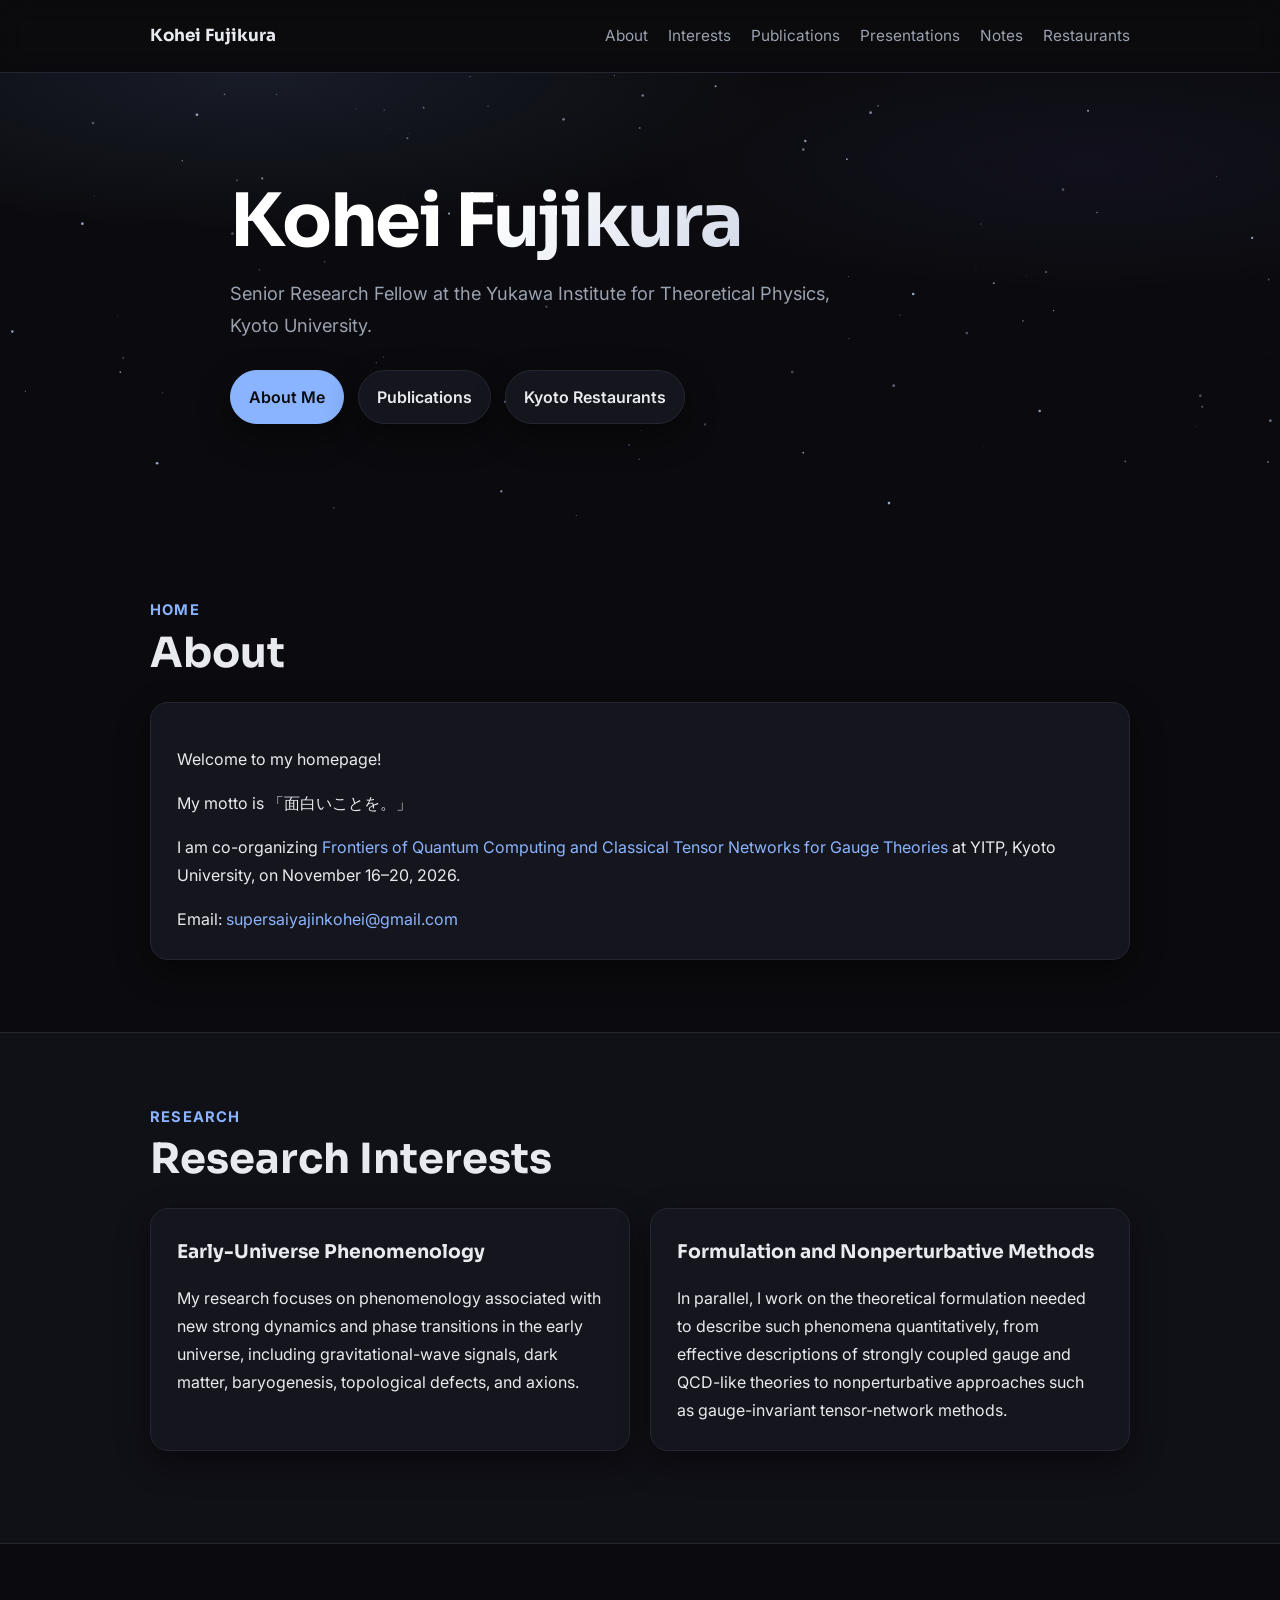
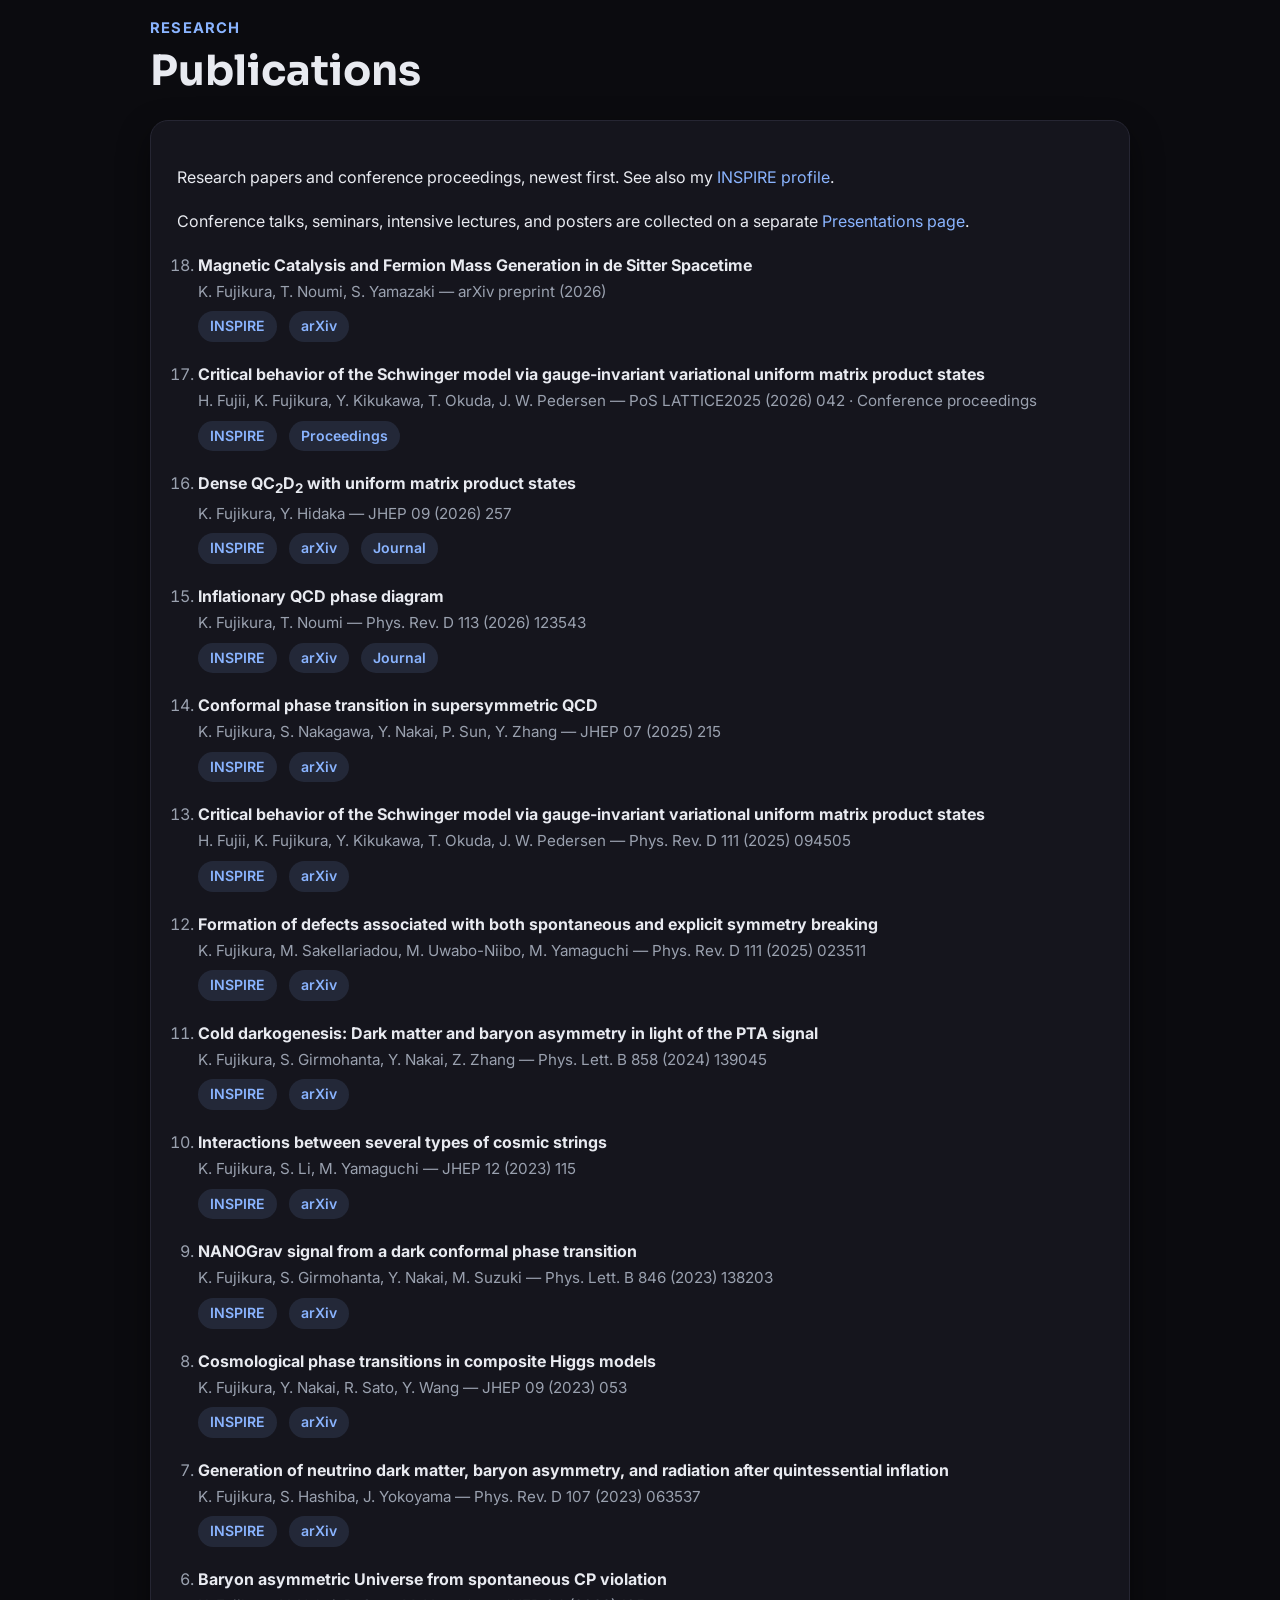
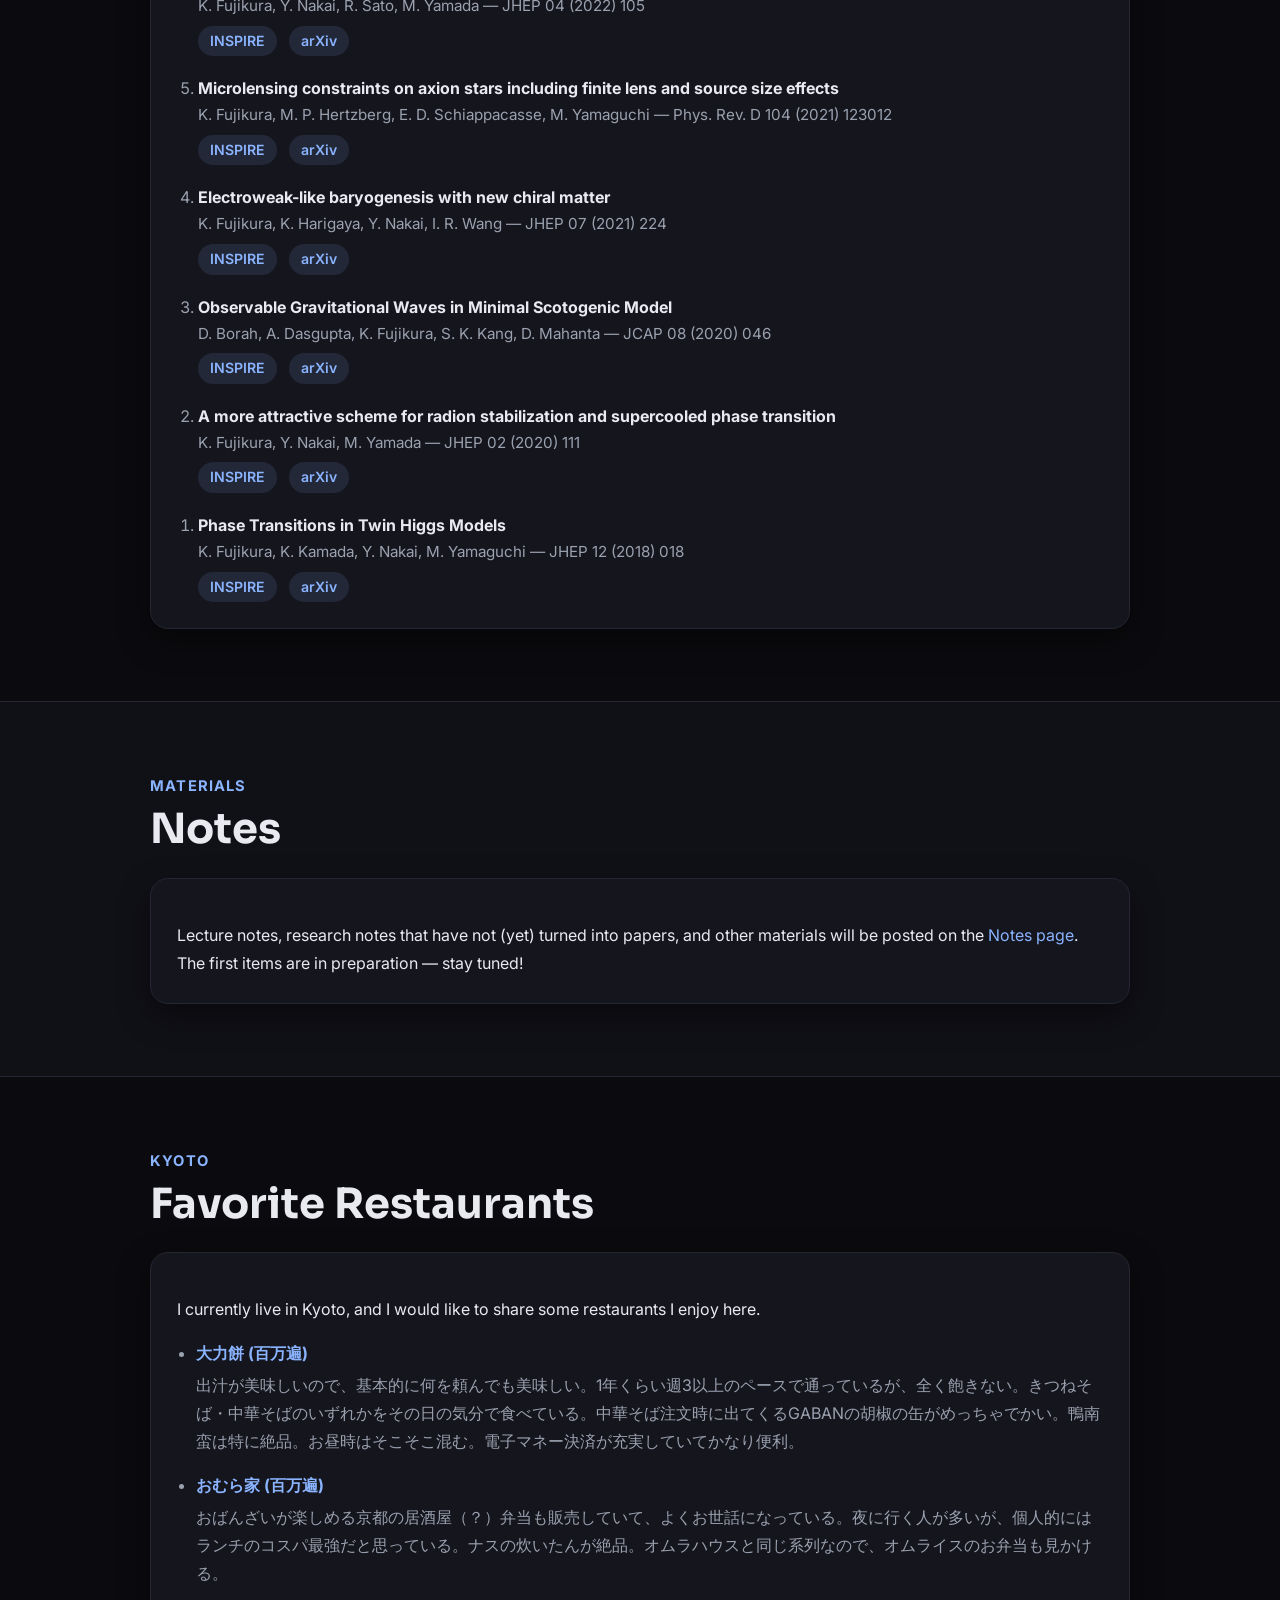
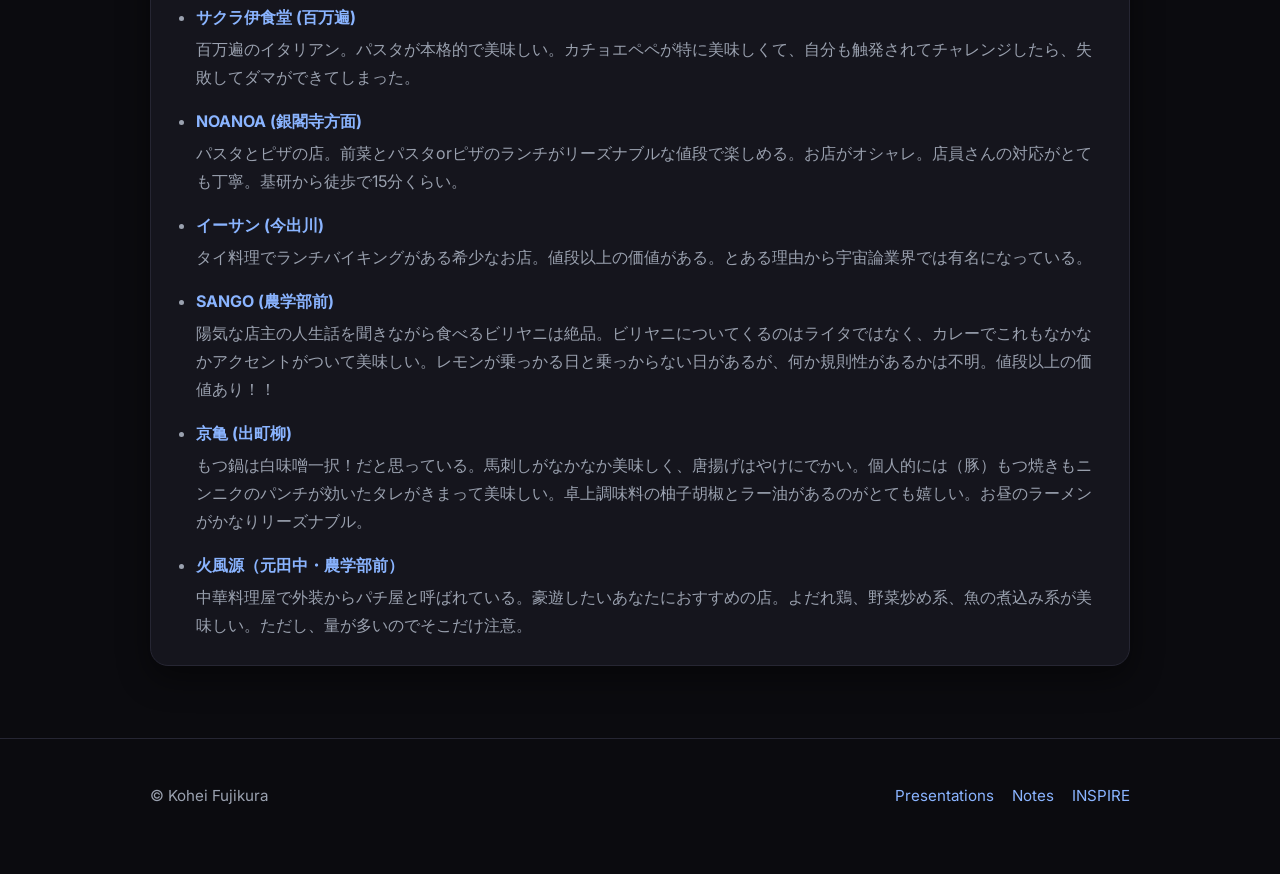
<file: index.html>
<!DOCTYPE html>
<html lang="en">
<head>
  <meta charset="UTF-8">
  <meta name="viewport" content="width=device-width, initial-scale=1.0">
  <title>Kohei Fujikura</title>
  <meta name="description" content="Kohei Fujikura — Senior Research Fellow at the Yukawa Institute for Theoretical Physics, Kyoto University.">
  <meta name="color-scheme" content="dark">
  <meta name="theme-color" content="#0b0b0f">
  <link rel="preconnect" href="https://fonts.googleapis.com">
  <link rel="preconnect" href="https://fonts.gstatic.com" crossorigin>
  <link href="https://fonts.googleapis.com/css2?family=Inter:wght@400;600;700&family=Sora:wght@600;700;800&display=swap" rel="stylesheet">
  <link rel="stylesheet" href="assets/style.css">
</head>
<body>
  <header class="site-header">
    <div class="container nav">
      <a href="#" class="logo">Kohei Fujikura</a>
      <nav class="nav-links">
        <a href="#about">About</a>
        <a href="#interests">Interests</a>
        <a href="#publications">Publications</a>
        <a href="talks.html">Presentations</a>
        <a href="notes.html">Notes</a>
        <a href="#restaurants">Restaurants</a>
      </nav>
    </div>
  </header>

  <main>
    <section class="hero">
      <canvas id="starfield" aria-hidden="true"></canvas>
      <div class="container hero-inner">
        <h1>Kohei Fujikura</h1>
        <p class="hero-text">
          Senior Research Fellow at the Yukawa Institute for Theoretical Physics, <span style="white-space: nowrap;">Kyoto University.</span>
        </p>
        <div class="hero-buttons">
          <a class="button primary" href="#about">About Me</a>
          <a class="button" href="#publications">Publications</a>
          <a class="button" href="#restaurants">Kyoto Restaurants</a>
        </div>
      </div>
    </section>

    <section id="about" class="section">
      <div class="container">
        <div class="section-heading">
          <p class="section-label">Home</p>
          <h2>About</h2>
        </div>
        <div class="card">
          <p>
            Welcome to my homepage!
          </p>
          <p>
            My motto is <span lang="ja">「面白いことを。」</span>
          </p>
          <p>
            I am co-organizing
            <a href="https://indico.yukawa.kyoto-u.ac.jp/event/80/" target="_blank" rel="noopener noreferrer">Frontiers of Quantum Computing and Classical Tensor Networks for Gauge Theories</a>
            at YITP, Kyoto University, on November 16–20, 2026.
          </p>
          <p>
            Email:
            <a href="mailto:supersaiyajinkohei@gmail.com">
              supersaiyajinkohei@gmail.com
            </a>
          </p>
        </div>
      </div>
    </section>

    <section id="interests" class="section alt">
      <div class="container">
        <div class="section-heading">
          <p class="section-label">Research</p>
          <h2>Research Interests</h2>
        </div>
        <div class="grid two">
          <div class="card">
            <h3>Early-Universe Phenomenology</h3>
            <p>
              My research focuses on phenomenology associated with new strong dynamics and phase transitions in the early universe, including gravitational-wave signals, dark matter, baryogenesis, topological defects, and axions.
            </p>
          </div>
          <div class="card">
            <h3>Formulation and Nonperturbative Methods</h3>
            <p>
              In parallel, I work on the theoretical formulation needed to describe such phenomena quantitatively, from effective descriptions of strongly coupled gauge and QCD-like theories to nonperturbative approaches such as gauge-invariant tensor-network methods.
            </p>
          </div>
        </div>
      </div>
    </section>

    <section id="publications" class="section">
      <div class="container">
        <div class="section-heading">
          <p class="section-label">Research</p>
          <h2>Publications</h2>
        </div>
        <div class="card">
          <p>
            Research papers and conference proceedings, newest first. See also my
            <a href="https://inspirehep.net/authors/1897295" target="_blank" rel="noopener noreferrer">INSPIRE profile</a>.
          </p>
          <p>
            Conference talks, seminars, intensive lectures, and posters are collected on a separate
            <a href="talks.html">Presentations page</a>.
          </p>
          <ol class="pub-list" reversed>
            <li>
              <strong>Magnetic Catalysis and Fermion Mass Generation in de Sitter Spacetime</strong>
              <span class="pub-meta">K. Fujikura, T. Noumi, S. Yamazaki — arXiv preprint (2026)</span>
              <div class="pub-links">
                <a href="https://inspirehep.net/literature/3188679" target="_blank" rel="noopener noreferrer">INSPIRE</a>
                <a href="https://arxiv.org/abs/2608.07270" target="_blank" rel="noopener noreferrer">arXiv</a>
              </div>
            </li>
            <li>
              <strong>Critical behavior of the Schwinger model via gauge-invariant variational uniform matrix product states</strong>
              <span class="pub-meta">H. Fujii, K. Fujikura, Y. Kikukawa, T. Okuda, J. W. Pedersen — PoS LATTICE2025 (2026) 042 · Conference proceedings</span>
              <div class="pub-links">
                <a href="https://inspirehep.net/literature/3197671" target="_blank" rel="noopener noreferrer">INSPIRE</a>
                <a href="https://doi.org/10.22323/1.518.0042" target="_blank" rel="noopener noreferrer">Proceedings</a>
              </div>
            </li>
            <li>
              <strong>Dense QC<sub>2</sub>D<sub>2</sub> with uniform matrix product states</strong>
              <span class="pub-meta">K. Fujikura, Y. Hidaka — JHEP 09 (2026) 257</span>
              <div class="pub-links">
                <a href="https://inspirehep.net/literature/3157128" target="_blank" rel="noopener noreferrer">INSPIRE</a>
                <a href="https://arxiv.org/abs/2605.17183" target="_blank" rel="noopener noreferrer">arXiv</a>
                <a href="https://doi.org/10.1007/JHEP09(2026)257" target="_blank" rel="noopener noreferrer">Journal</a>
              </div>
            </li>
            <li>
              <strong>Inflationary QCD phase diagram</strong>
              <span class="pub-meta">K. Fujikura, T. Noumi — Phys. Rev. D 113 (2026) 123543</span>
              <div class="pub-links">
                <a href="https://inspirehep.net/literature/3096447" target="_blank" rel="noopener noreferrer">INSPIRE</a>
                <a href="https://arxiv.org/abs/2512.24024" target="_blank" rel="noopener noreferrer">arXiv</a>
                <a href="https://doi.org/10.1103/3ljp-ddfx" target="_blank" rel="noopener noreferrer">Journal</a>
              </div>
            </li>
            <li>
              <strong>Conformal phase transition in supersymmetric QCD</strong>
              <span class="pub-meta">K. Fujikura, S. Nakagawa, Y. Nakai, P. Sun, Y. Zhang — JHEP 07 (2025) 215</span>
              <div class="pub-links">
                <a href="https://inspirehep.net/literature/2905711" target="_blank" rel="noopener noreferrer">INSPIRE</a>
                <a href="https://arxiv.org/abs/2503.22293" target="_blank" rel="noopener noreferrer">arXiv</a>
              </div>
            </li>
            <li>
              <strong>Critical behavior of the Schwinger model via gauge-invariant variational uniform matrix product states</strong>
              <span class="pub-meta">H. Fujii, K. Fujikura, Y. Kikukawa, T. Okuda, J. W. Pedersen — Phys. Rev. D 111 (2025) 094505</span>
              <div class="pub-links">
                <a href="https://inspirehep.net/literature/2855778" target="_blank" rel="noopener noreferrer">INSPIRE</a>
                <a href="https://arxiv.org/abs/2412.03569" target="_blank" rel="noopener noreferrer">arXiv</a>
              </div>
            </li>
            <li>
              <strong>Formation of defects associated with both spontaneous and explicit symmetry breaking</strong>
              <span class="pub-meta">K. Fujikura, M. Sakellariadou, M. Uwabo-Niibo, M. Yamaguchi — Phys. Rev. D 111 (2025) 023511</span>
              <div class="pub-links">
                <a href="https://inspirehep.net/literature/2838973" target="_blank" rel="noopener noreferrer">INSPIRE</a>
                <a href="https://arxiv.org/abs/2410.07565" target="_blank" rel="noopener noreferrer">arXiv</a>
              </div>
            </li>
            <li>
              <strong>Cold darkogenesis: Dark matter and baryon asymmetry in light of the PTA signal</strong>
              <span class="pub-meta">K. Fujikura, S. Girmohanta, Y. Nakai, Z. Zhang — Phys. Lett. B 858 (2024) 139045</span>
              <div class="pub-links">
                <a href="https://inspirehep.net/literature/2800522" target="_blank" rel="noopener noreferrer">INSPIRE</a>
                <a href="https://arxiv.org/abs/2406.12956" target="_blank" rel="noopener noreferrer">arXiv</a>
              </div>
            </li>
            <li>
              <strong>Interactions between several types of cosmic strings</strong>
              <span class="pub-meta">K. Fujikura, S. Li, M. Yamaguchi — JHEP 12 (2023) 115</span>
              <div class="pub-links">
                <a href="https://inspirehep.net/literature/2696680" target="_blank" rel="noopener noreferrer">INSPIRE</a>
                <a href="https://arxiv.org/abs/2309.05515" target="_blank" rel="noopener noreferrer">arXiv</a>
              </div>
            </li>
            <li>
              <strong>NANOGrav signal from a dark conformal phase transition</strong>
              <span class="pub-meta">K. Fujikura, S. Girmohanta, Y. Nakai, M. Suzuki — Phys. Lett. B 846 (2023) 138203</span>
              <div class="pub-links">
                <a href="https://inspirehep.net/literature/2672968" target="_blank" rel="noopener noreferrer">INSPIRE</a>
                <a href="https://arxiv.org/abs/2306.17086" target="_blank" rel="noopener noreferrer">arXiv</a>
              </div>
            </li>
            <li>
              <strong>Cosmological phase transitions in composite Higgs models</strong>
              <span class="pub-meta">K. Fujikura, Y. Nakai, R. Sato, Y. Wang — JHEP 09 (2023) 053</span>
              <div class="pub-links">
                <a href="https://inspirehep.net/literature/2665317" target="_blank" rel="noopener noreferrer">INSPIRE</a>
                <a href="https://arxiv.org/abs/2306.01305" target="_blank" rel="noopener noreferrer">arXiv</a>
              </div>
            </li>
            <li>
              <strong>Generation of neutrino dark matter, baryon asymmetry, and radiation after quintessential inflation</strong>
              <span class="pub-meta">K. Fujikura, S. Hashiba, J. Yokoyama — Phys. Rev. D 107 (2023) 063537</span>
              <div class="pub-links">
                <a href="https://inspirehep.net/literature/2164080" target="_blank" rel="noopener noreferrer">INSPIRE</a>
                <a href="https://arxiv.org/abs/2210.05214" target="_blank" rel="noopener noreferrer">arXiv</a>
              </div>
            </li>
            <li>
              <strong>Baryon asymmetric Universe from spontaneous CP violation</strong>
              <span class="pub-meta">K. Fujikura, Y. Nakai, R. Sato, M. Yamada — JHEP 04 (2022) 105</span>
              <div class="pub-links">
                <a href="https://inspirehep.net/literature/2034282" target="_blank" rel="noopener noreferrer">INSPIRE</a>
                <a href="https://arxiv.org/abs/2202.08278" target="_blank" rel="noopener noreferrer">arXiv</a>
              </div>
            </li>
            <li>
              <strong>Microlensing constraints on axion stars including finite lens and source size effects</strong>
              <span class="pub-meta">K. Fujikura, M. P. Hertzberg, E. D. Schiappacasse, M. Yamaguchi — Phys. Rev. D 104 (2021) 123012</span>
              <div class="pub-links">
                <a href="https://inspirehep.net/literature/1919193" target="_blank" rel="noopener noreferrer">INSPIRE</a>
                <a href="https://arxiv.org/abs/2109.04283" target="_blank" rel="noopener noreferrer">arXiv</a>
              </div>
            </li>
            <li>
              <strong>Electroweak-like baryogenesis with new chiral matter</strong>
              <span class="pub-meta">K. Fujikura, K. Harigaya, Y. Nakai, I. R. Wang — JHEP 07 (2021) 224</span>
              <div class="pub-links">
                <a href="https://inspirehep.net/literature/1850781" target="_blank" rel="noopener noreferrer">INSPIRE</a>
                <a href="https://arxiv.org/abs/2103.05005" target="_blank" rel="noopener noreferrer">arXiv</a>
              </div>
            </li>
            <li>
              <strong>Observable Gravitational Waves in Minimal Scotogenic Model</strong>
              <span class="pub-meta">D. Borah, A. Dasgupta, K. Fujikura, S. K. Kang, D. Mahanta — JCAP 08 (2020) 046</span>
              <div class="pub-links">
                <a href="https://inspirehep.net/literature/1784091" target="_blank" rel="noopener noreferrer">INSPIRE</a>
                <a href="https://arxiv.org/abs/2003.02276" target="_blank" rel="noopener noreferrer">arXiv</a>
              </div>
            </li>
            <li>
              <strong>A more attractive scheme for radion stabilization and supercooled phase transition</strong>
              <span class="pub-meta">K. Fujikura, Y. Nakai, M. Yamada — JHEP 02 (2020) 111</span>
              <div class="pub-links">
                <a href="https://inspirehep.net/literature/1759521" target="_blank" rel="noopener noreferrer">INSPIRE</a>
                <a href="https://arxiv.org/abs/1910.07546" target="_blank" rel="noopener noreferrer">arXiv</a>
              </div>
            </li>
            <li>
              <strong>Phase Transitions in Twin Higgs Models</strong>
              <span class="pub-meta">K. Fujikura, K. Kamada, Y. Nakai, M. Yamaguchi — JHEP 12 (2018) 018</span>
              <div class="pub-links">
                <a href="https://inspirehep.net/literature/1696517" target="_blank" rel="noopener noreferrer">INSPIRE</a>
                <a href="https://arxiv.org/abs/1810.00574" target="_blank" rel="noopener noreferrer">arXiv</a>
              </div>
            </li>
          </ol>
        </div>
      </div>
    </section>

    <section id="notes" class="section alt">
      <div class="container">
        <div class="section-heading">
          <p class="section-label">Materials</p>
          <h2>Notes</h2>
        </div>
        <div class="card">
          <p>
            Lecture notes, research notes that have not (yet) turned into papers, and other materials will be posted on the
            <a href="notes.html">Notes page</a>. The first items are in preparation — stay tuned!
          </p>
        </div>
      </div>
    </section>

    <section id="restaurants" class="section">
      <div class="container">
        <div class="section-heading">
          <p class="section-label">Kyoto</p>
          <h2>Favorite Restaurants</h2>
        </div>
        <div class="card">
          <p>
            I currently live in Kyoto, and I would like to share some restaurants I enjoy here.
          </p>
          <ul class="link-list">
            <li>
              <strong class="restaurant-name"><a href="https://tabelog.com/kyoto/A2601/A260302/26011281/" target="_blank" rel="noopener noreferrer">大力餅 (百万遍)</a></strong>
              <span class="restaurant-description">出汁が美味しいので、基本的に何を頼んでも美味しい。1年くらい週3以上のペースで通っているが、全く飽きない。きつねそば・中華そばのいずれかをその日の気分で食べている。中華そば注文時に出てくるGABANの胡椒の缶がめっちゃでかい。鴨南蛮は特に絶品。お昼時はそこそこ混む。電子マネー決済が充実していてかなり便利。</span>
            </li>
            <li>
              <strong class="restaurant-name"><a href="https://tabelog.com/kyoto/A2601/A260302/26005969/" target="_blank" rel="noopener noreferrer">おむら家 (百万遍)</a></strong>
              <span class="restaurant-description">おばんざいが楽しめる京都の居酒屋（？）弁当も販売していて、よくお世話になっている。夜に行く人が多いが、個人的にはランチのコスパ最強だと思っている。ナスの炊いたんが絶品。オムラハウスと同じ系列なので、オムライスのお弁当も見かける。</span>
            </li>
            <li>
              <strong class="restaurant-name"><a href="https://tabelog.com/kyoto/A2601/A260302/26031923/" target="_blank" rel="noopener noreferrer">サクラ伊食堂 (百万遍)</a></strong>
              <span class="restaurant-description">百万遍のイタリアン。パスタが本格的で美味しい。カチョエペペが特に美味しくて、自分も触発されてチャレンジしたら、失敗してダマができてしまった。</span>
            </li>
            <li>
              <strong class="restaurant-name"><a href="https://tabelog.com/kyoto/A2601/A260302/26001801/" target="_blank" rel="noopener noreferrer">NOANOA (銀閣寺方面)</a></strong>
              <span class="restaurant-description">パスタとピザの店。前菜とパスタorピザのランチがリーズナブルな値段で楽しめる。お店がオシャレ。店員さんの対応がとても丁寧。基研から徒歩で15分くらい。</span>
            </li>
            <li>
              <strong class="restaurant-name"><a href="https://tabelog.com/kyoto/A2601/A260202/26000208/" target="_blank" rel="noopener noreferrer">イーサン (今出川)</a></strong>
              <span class="restaurant-description">タイ料理でランチバイキングがある希少なお店。値段以上の価値がある。とある理由から宇宙論業界では有名になっている。</span>
            </li>
            <li>
              <strong class="restaurant-name"><a href="https://tabelog.com/kyoto/A2601/A260302/26037625/" target="_blank" rel="noopener noreferrer">SANGO (農学部前)</a></strong>
              <span class="restaurant-description">陽気な店主の人生話を聞きながら食べるビリヤニは絶品。ビリヤニについてくるのはライタではなく、カレーでこれもなかなかアクセントがついて美味しい。レモンが乗っかる日と乗っからない日があるが、何か規則性があるかは不明。値段以上の価値あり！！</span>
            </li>
            <li>
              <strong class="restaurant-name"><a href="https://tabelog.com/kyoto/A2601/A260302/26007362/" target="_blank" rel="noopener noreferrer">京亀 (出町柳)</a></strong>
              <span class="restaurant-description">もつ鍋は白味噌一択！だと思っている。馬刺しがなかなか美味しく、唐揚げはやけにでかい。個人的には（豚）もつ焼きもニンニクのパンチが効いたタレがきまって美味しい。卓上調味料の柚子胡椒とラー油があるのがとても嬉しい。お昼のラーメンがかなりリーズナブル。</span>
            </li>
            <li>
              <strong class="restaurant-name"><a href="https://tabelog.com/kyoto/A2601/A260302/26031187/" target="_blank" rel="noopener noreferrer">火風源（元田中・農学部前）</a></strong>
              <span class="restaurant-description">中華料理屋で外装からパチ屋と呼ばれている。豪遊したいあなたにおすすめの店。よだれ鶏、野菜炒め系、魚の煮込み系が美味しい。ただし、量が多いのでそこだけ注意。</span>
            </li>
          </ul>
        </div>
      </div>
    </section>
  </main>

  <footer class="site-footer">
    <div class="container footer-inner">
      <p>© Kohei Fujikura</p>
      <div class="footer-links">
        <a href="talks.html">Presentations</a>
        <a href="notes.html">Notes</a>
        <a href="https://inspirehep.net/authors/1897295" target="_blank" rel="noopener noreferrer">INSPIRE</a>
      </div>
    </div>
  </footer>

  <script src="assets/site.js" defer></script>
</body>
</html>
</file>
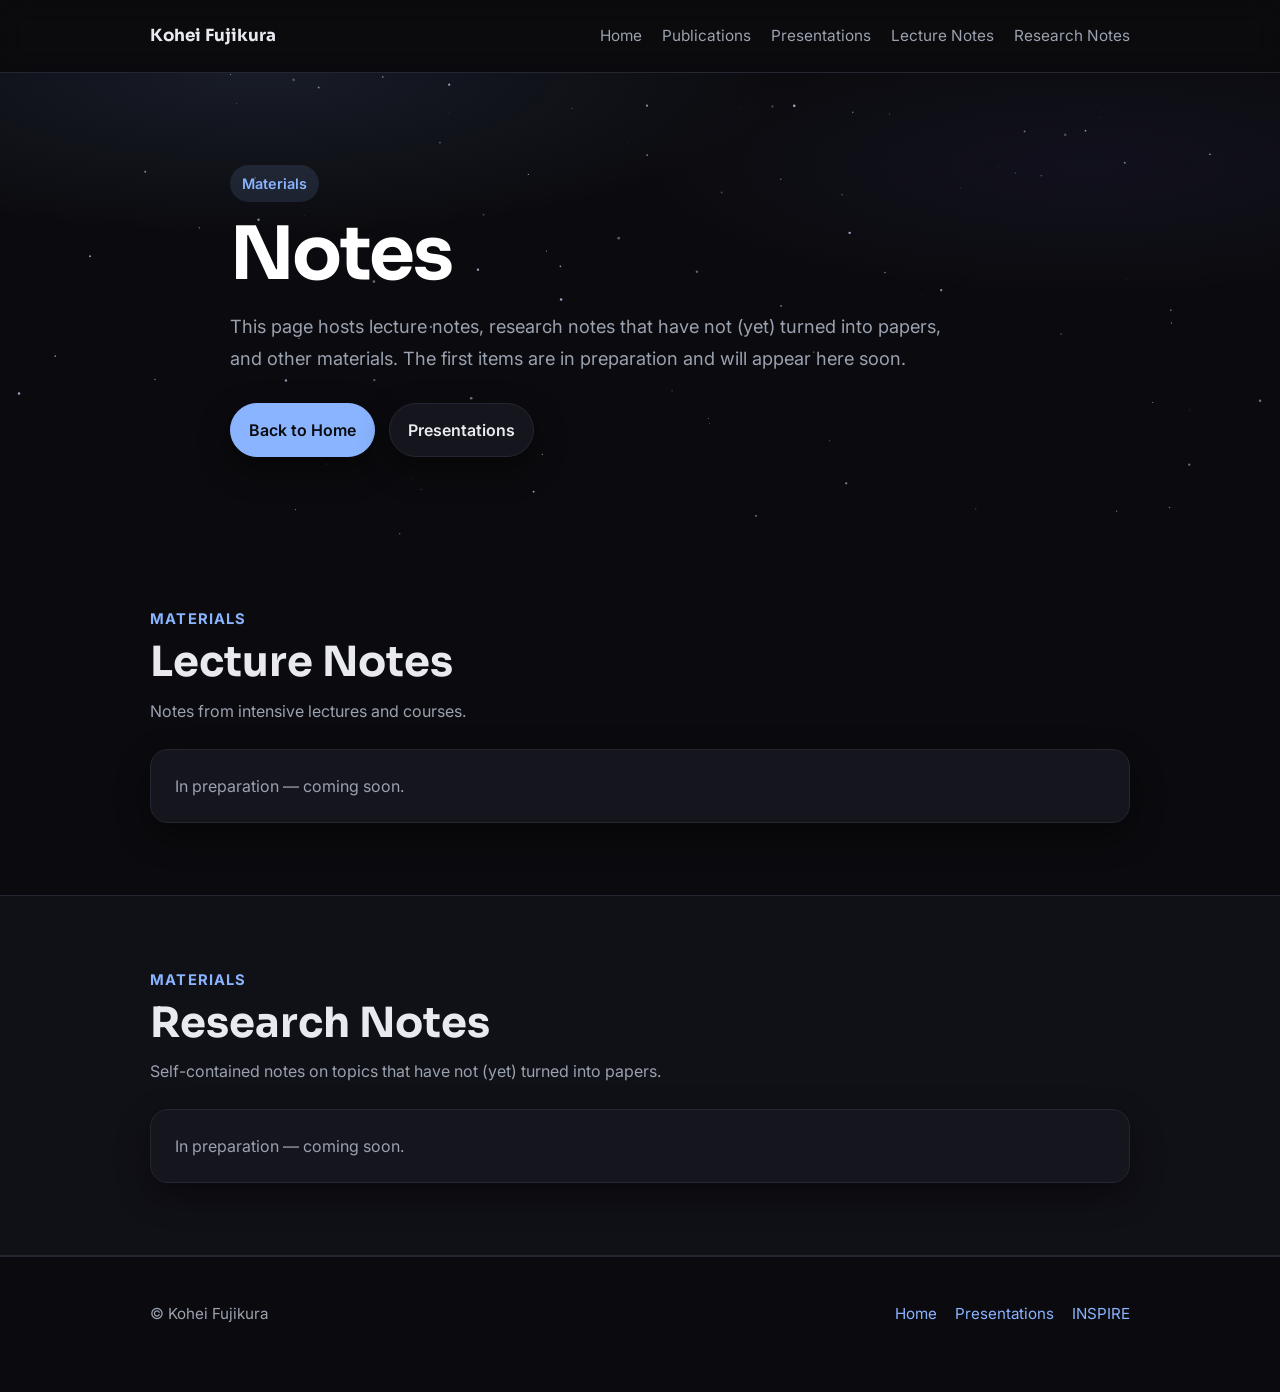
<file: notes.html>
<!DOCTYPE html>
<html lang="en">
<head>
  <meta charset="UTF-8">
  <meta name="viewport" content="width=device-width, initial-scale=1.0">
  <title>Notes | Kohei Fujikura</title>
  <meta name="description" content="Lecture notes, research notes, and other materials by Kohei Fujikura.">
  <meta name="color-scheme" content="dark">
  <meta name="theme-color" content="#0b0b0f">
  <link rel="preconnect" href="https://fonts.googleapis.com">
  <link rel="preconnect" href="https://fonts.gstatic.com" crossorigin>
  <link href="https://fonts.googleapis.com/css2?family=Inter:wght@400;600;700&family=Sora:wght@600;700;800&display=swap" rel="stylesheet">
  <link rel="stylesheet" href="assets/style.css">
</head>
<body>
  <header class="site-header">
    <div class="container nav">
      <a href="index.html" class="logo">Kohei Fujikura</a>
      <nav class="nav-links">
        <a href="index.html">Home</a>
        <a href="index.html#publications">Publications</a>
        <a href="talks.html">Presentations</a>
        <a href="#lecture-notes">Lecture Notes</a>
        <a href="#research-notes">Research Notes</a>
      </nav>
    </div>
  </header>

  <main>
    <section class="hero compact">
      <canvas id="starfield" aria-hidden="true"></canvas>
      <div class="container hero-inner">
        <span class="eyebrow">Materials</span>
        <h1>Notes</h1>
        <p class="hero-text">
          This page hosts lecture notes, research notes that have not (yet) turned into papers, and other materials. The first items are in preparation and will appear here soon.
        </p>
        <div class="hero-links">
          <a class="button primary" href="index.html">Back to Home</a>
          <a class="button" href="talks.html">Presentations</a>
        </div>
      </div>
    </section>

    <section id="lecture-notes" class="section">
      <div class="container">
        <div class="section-heading">
          <p class="section-label">Materials</p>
          <h2>Lecture Notes</h2>
          <p class="section-intro">
            Notes from intensive lectures and courses.
          </p>
        </div>
        <div class="talk-list">
          <article class="card">
            <p class="talk-meta">In preparation — coming soon.</p>
          </article>
        </div>
      </div>
    </section>

    <section id="research-notes" class="section alt">
      <div class="container">
        <div class="section-heading">
          <p class="section-label">Materials</p>
          <h2>Research Notes</h2>
          <p class="section-intro">
            Self-contained notes on topics that have not (yet) turned into papers.
          </p>
        </div>
        <div class="talk-list">
          <article class="card">
            <p class="talk-meta">In preparation — coming soon.</p>
          </article>
        </div>
      </div>
    </section>
  </main>

  <footer class="site-footer">
    <div class="container footer-inner">
      <p>© Kohei Fujikura</p>
      <div class="footer-links">
        <a href="index.html">Home</a>
        <a href="talks.html">Presentations</a>
        <a href="https://inspirehep.net/authors/1897295" target="_blank" rel="noopener noreferrer">INSPIRE</a>
      </div>
    </div>
  </footer>

  <script src="assets/site.js" defer></script>
</body>
</html>
</file>
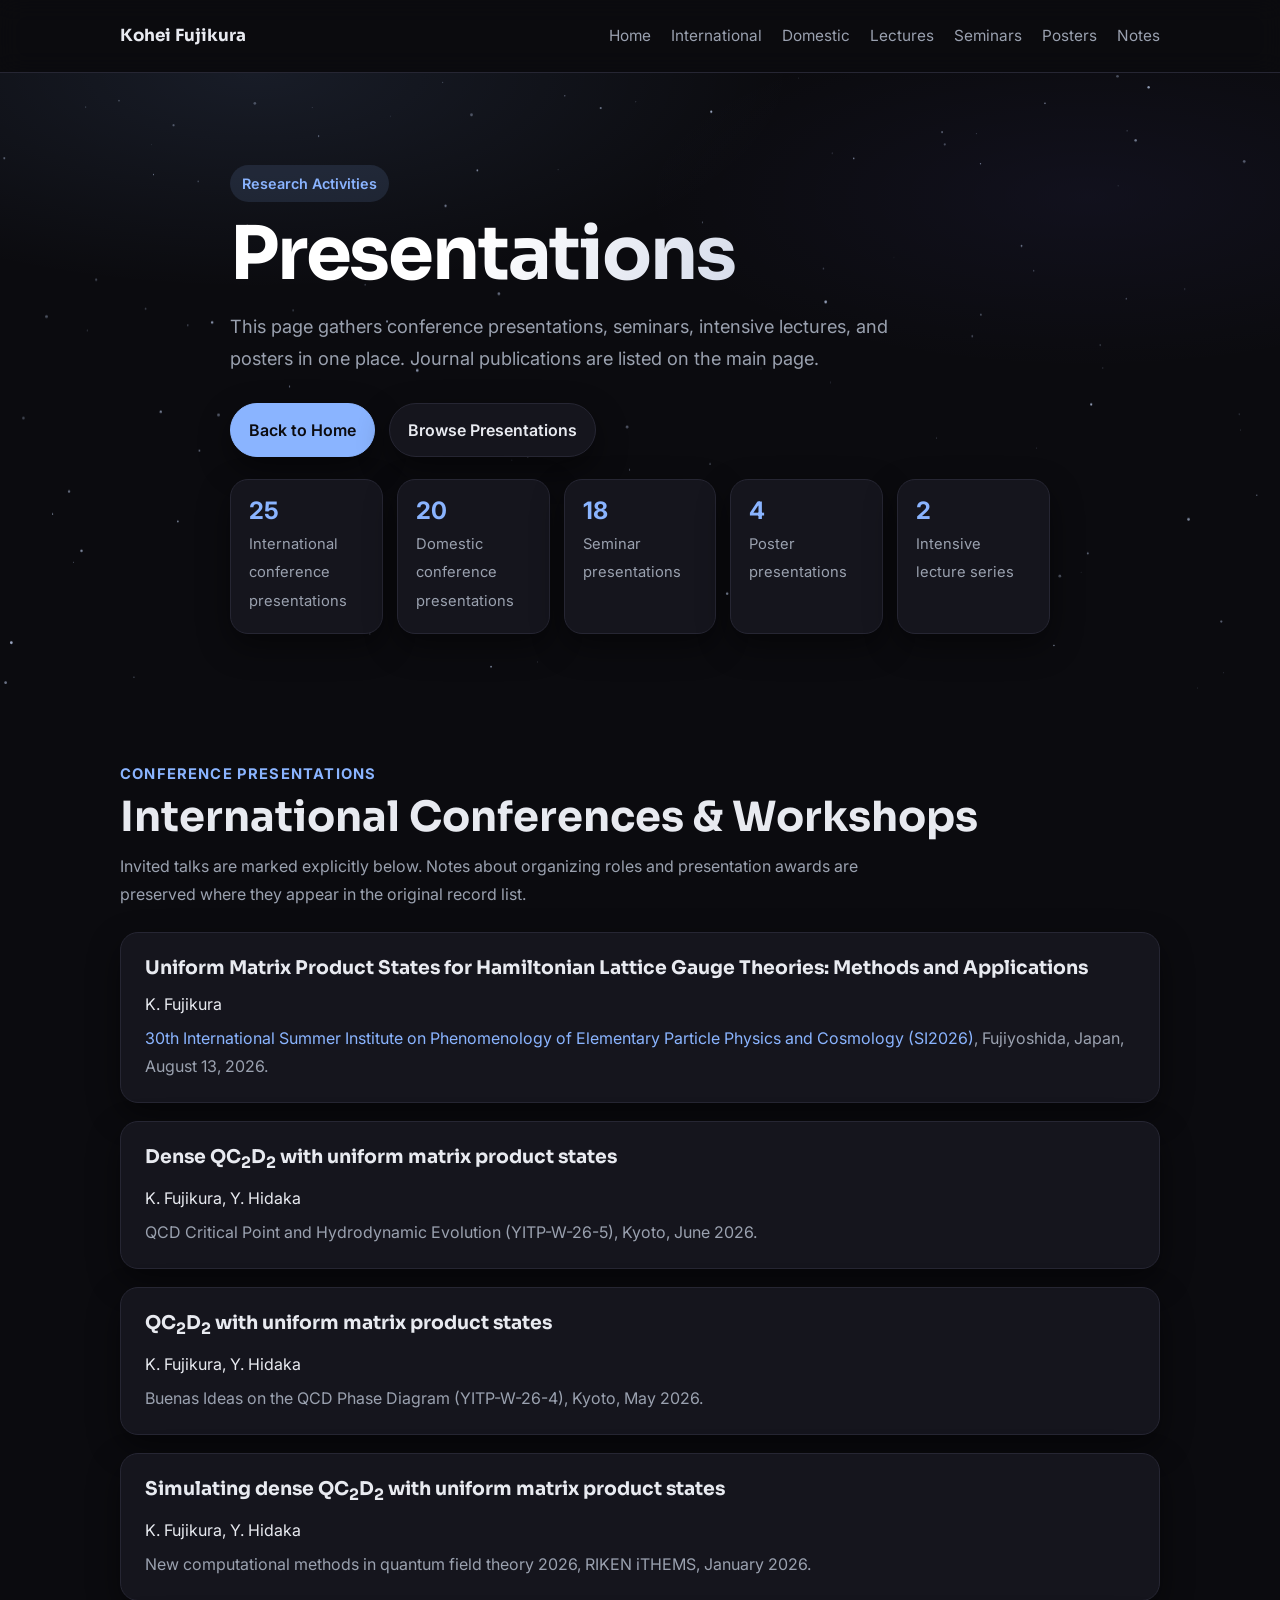
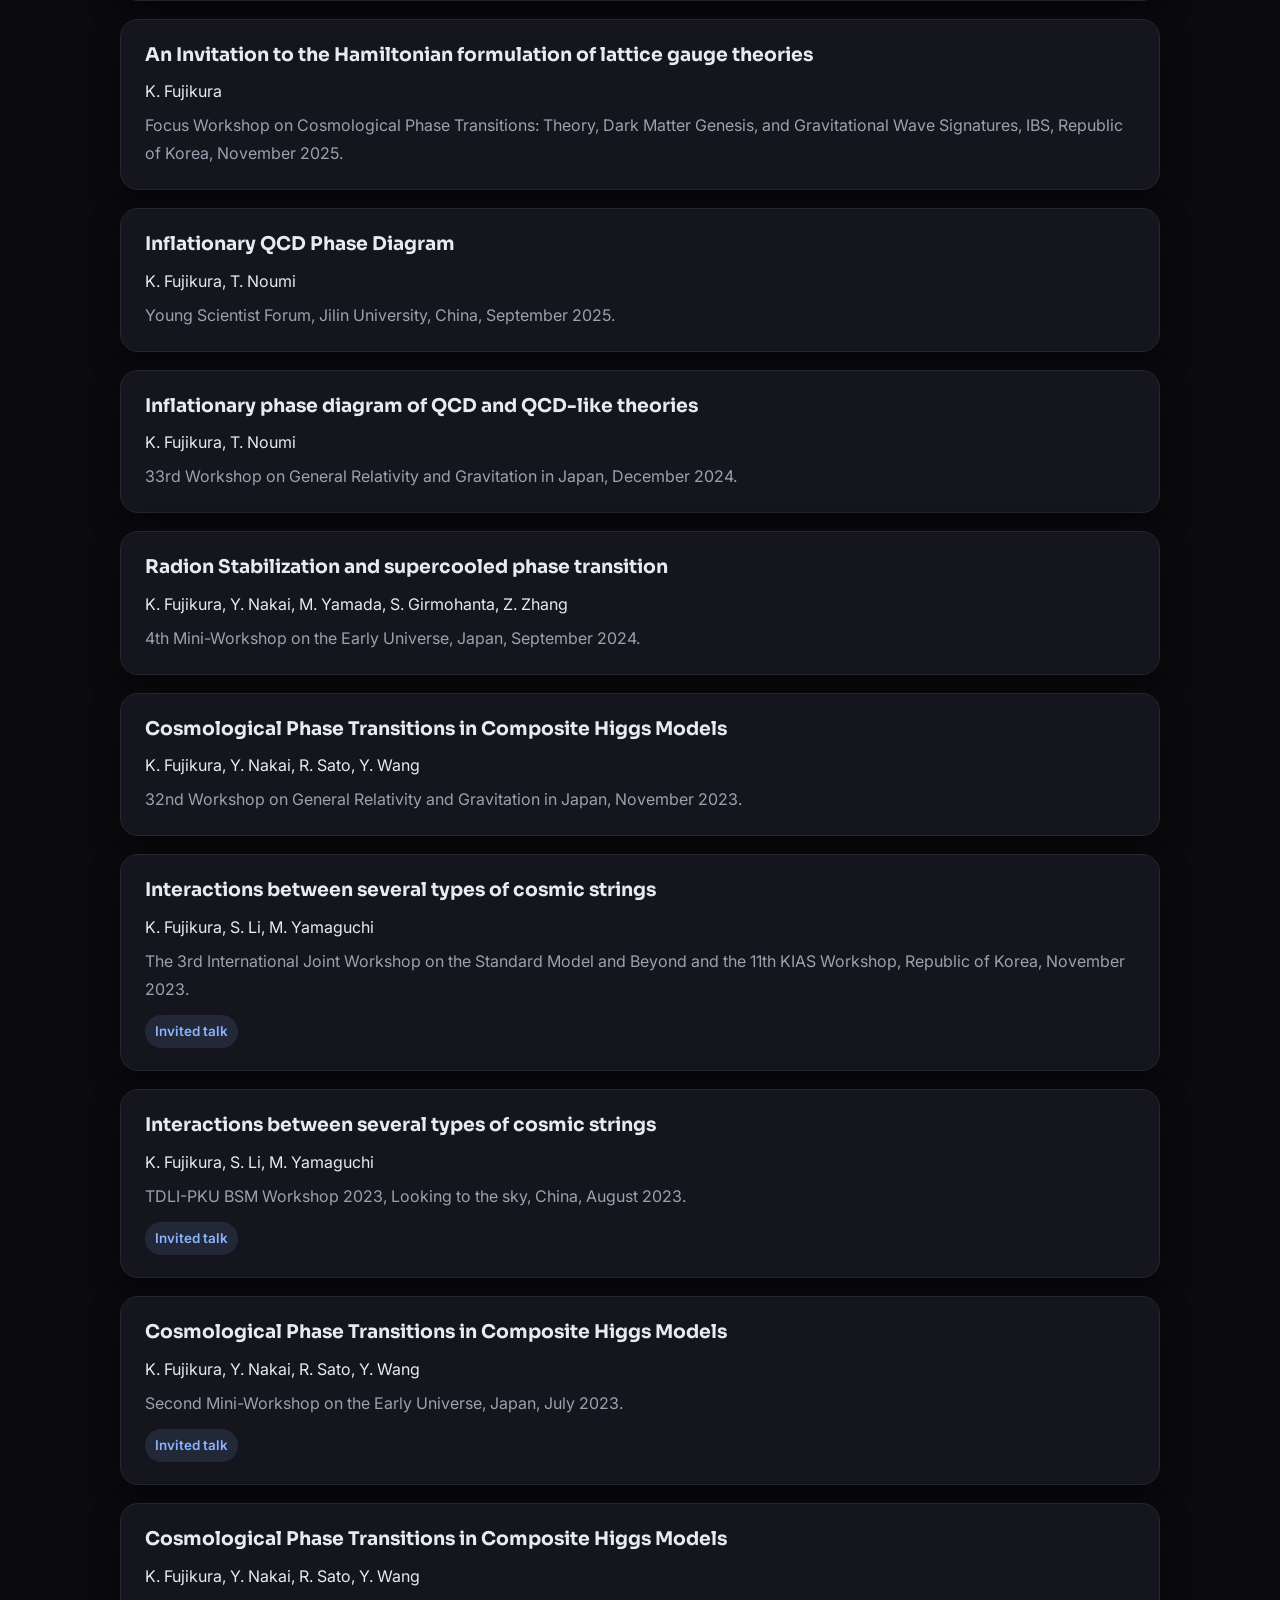
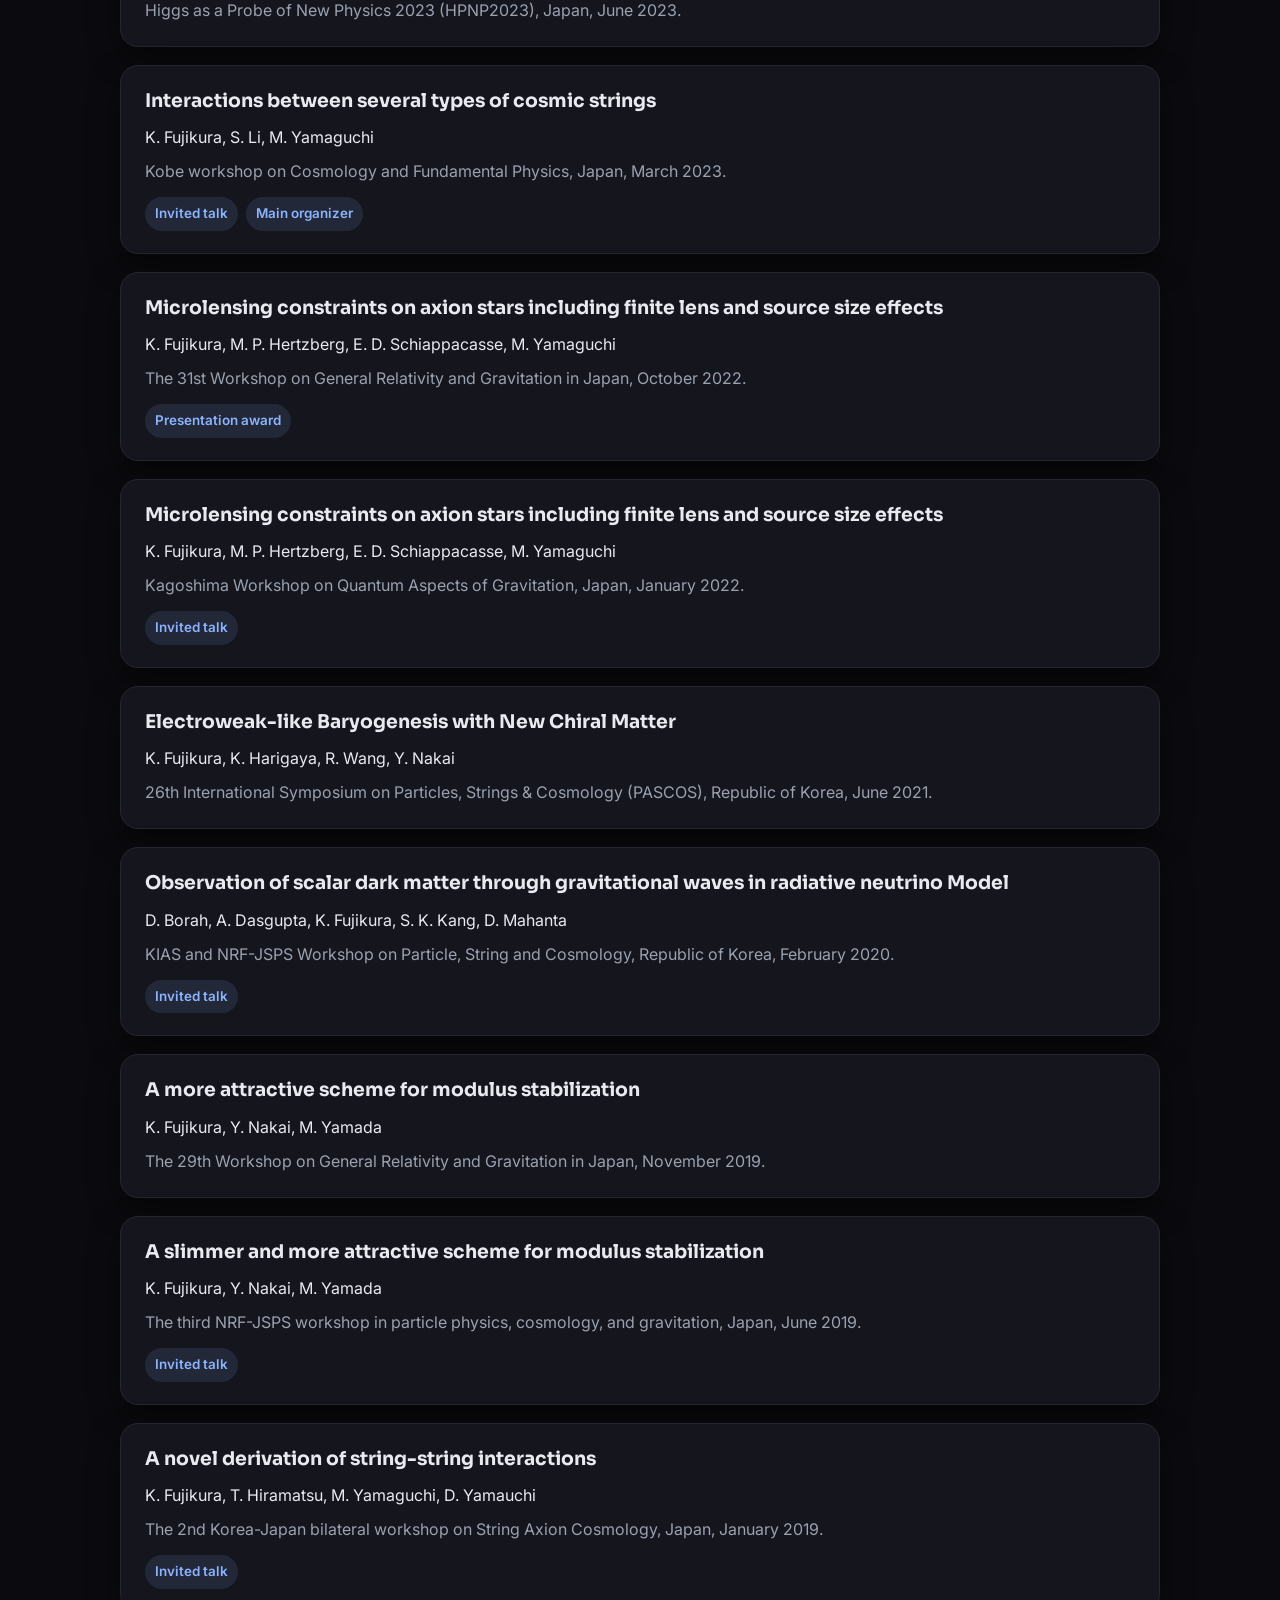
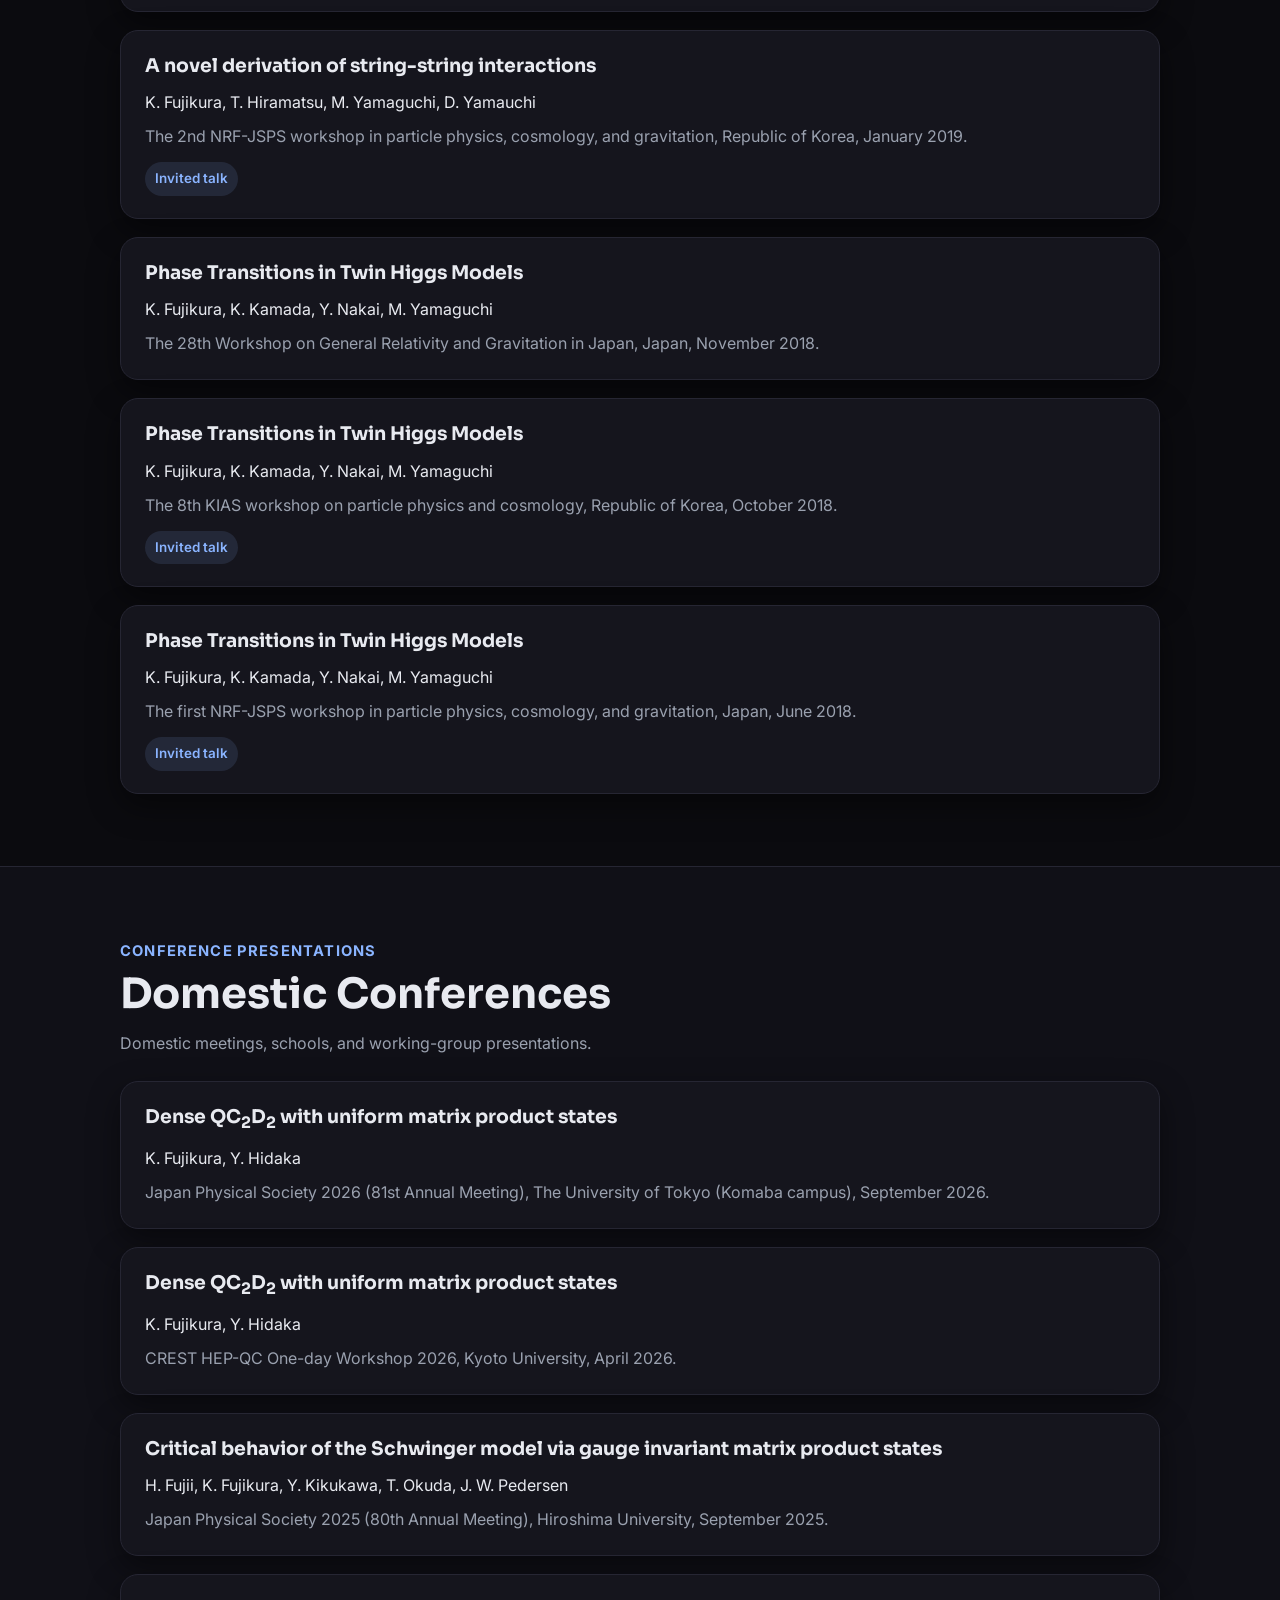
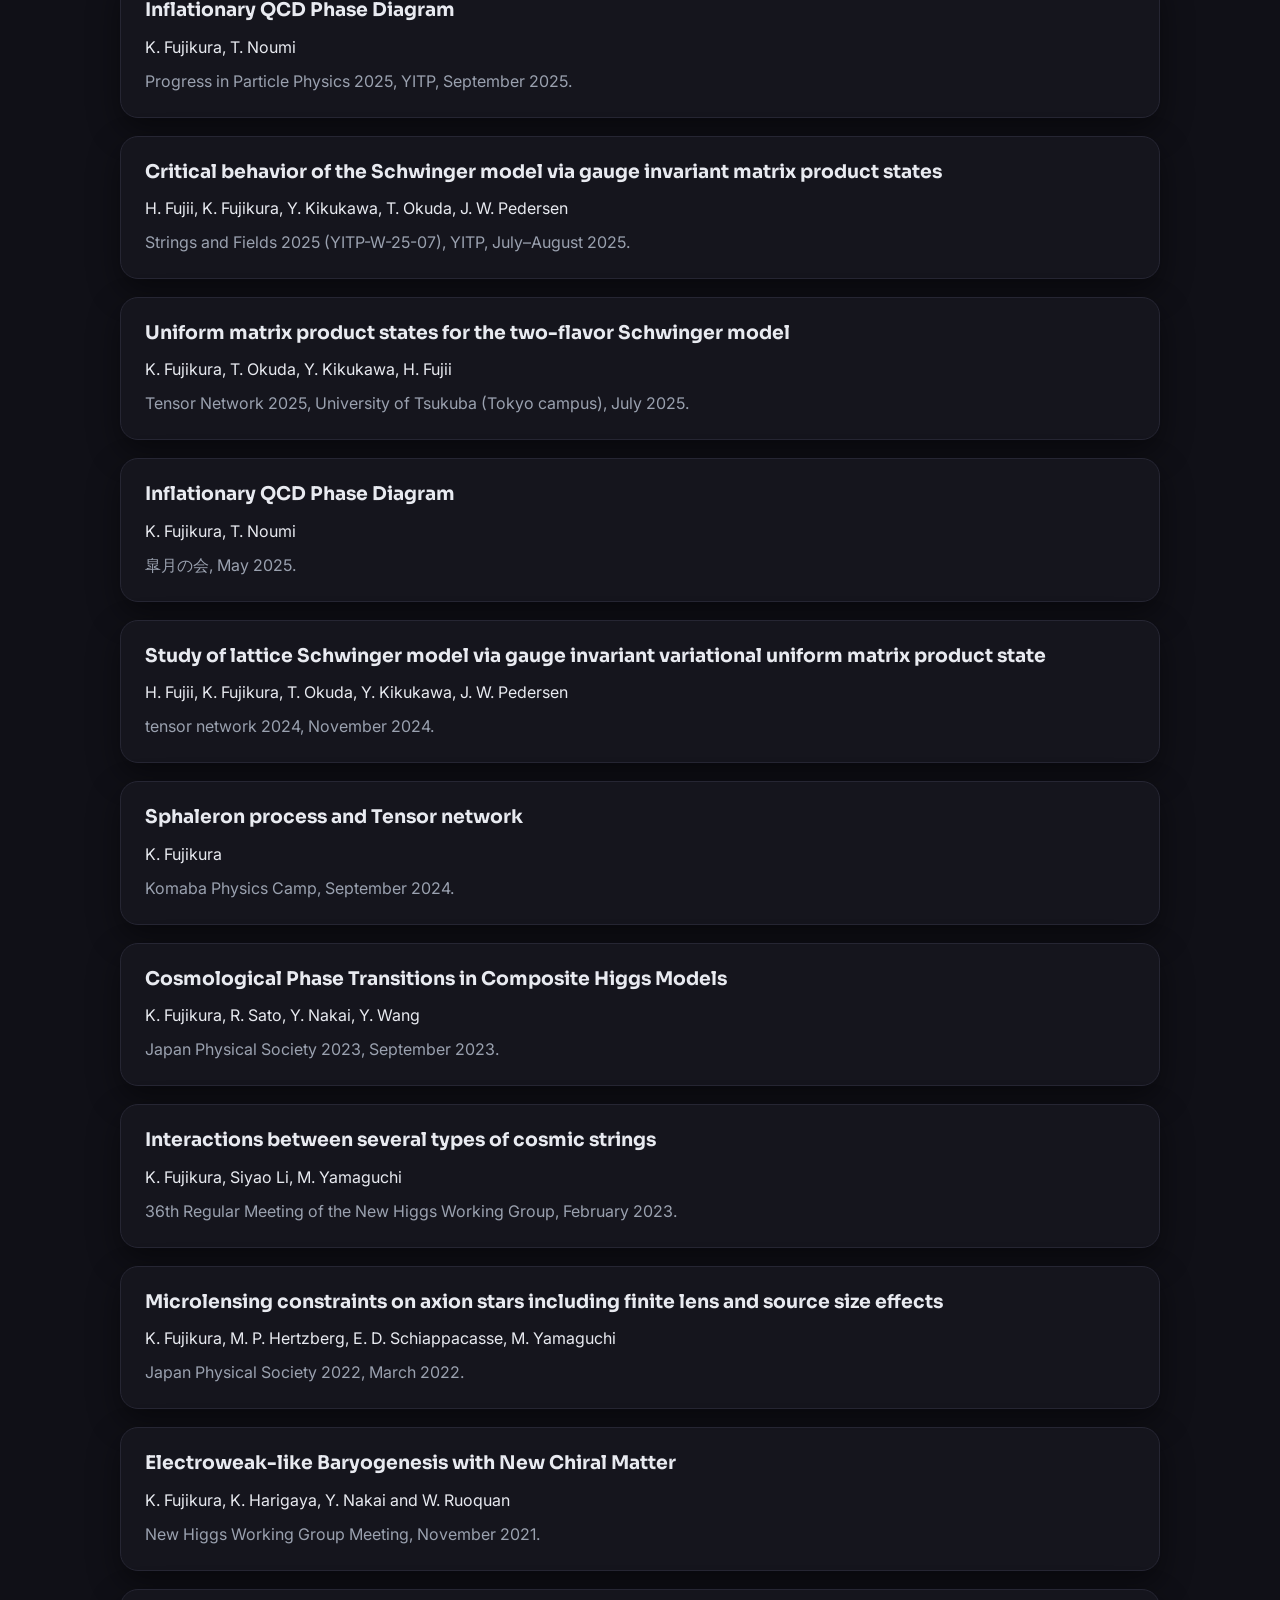
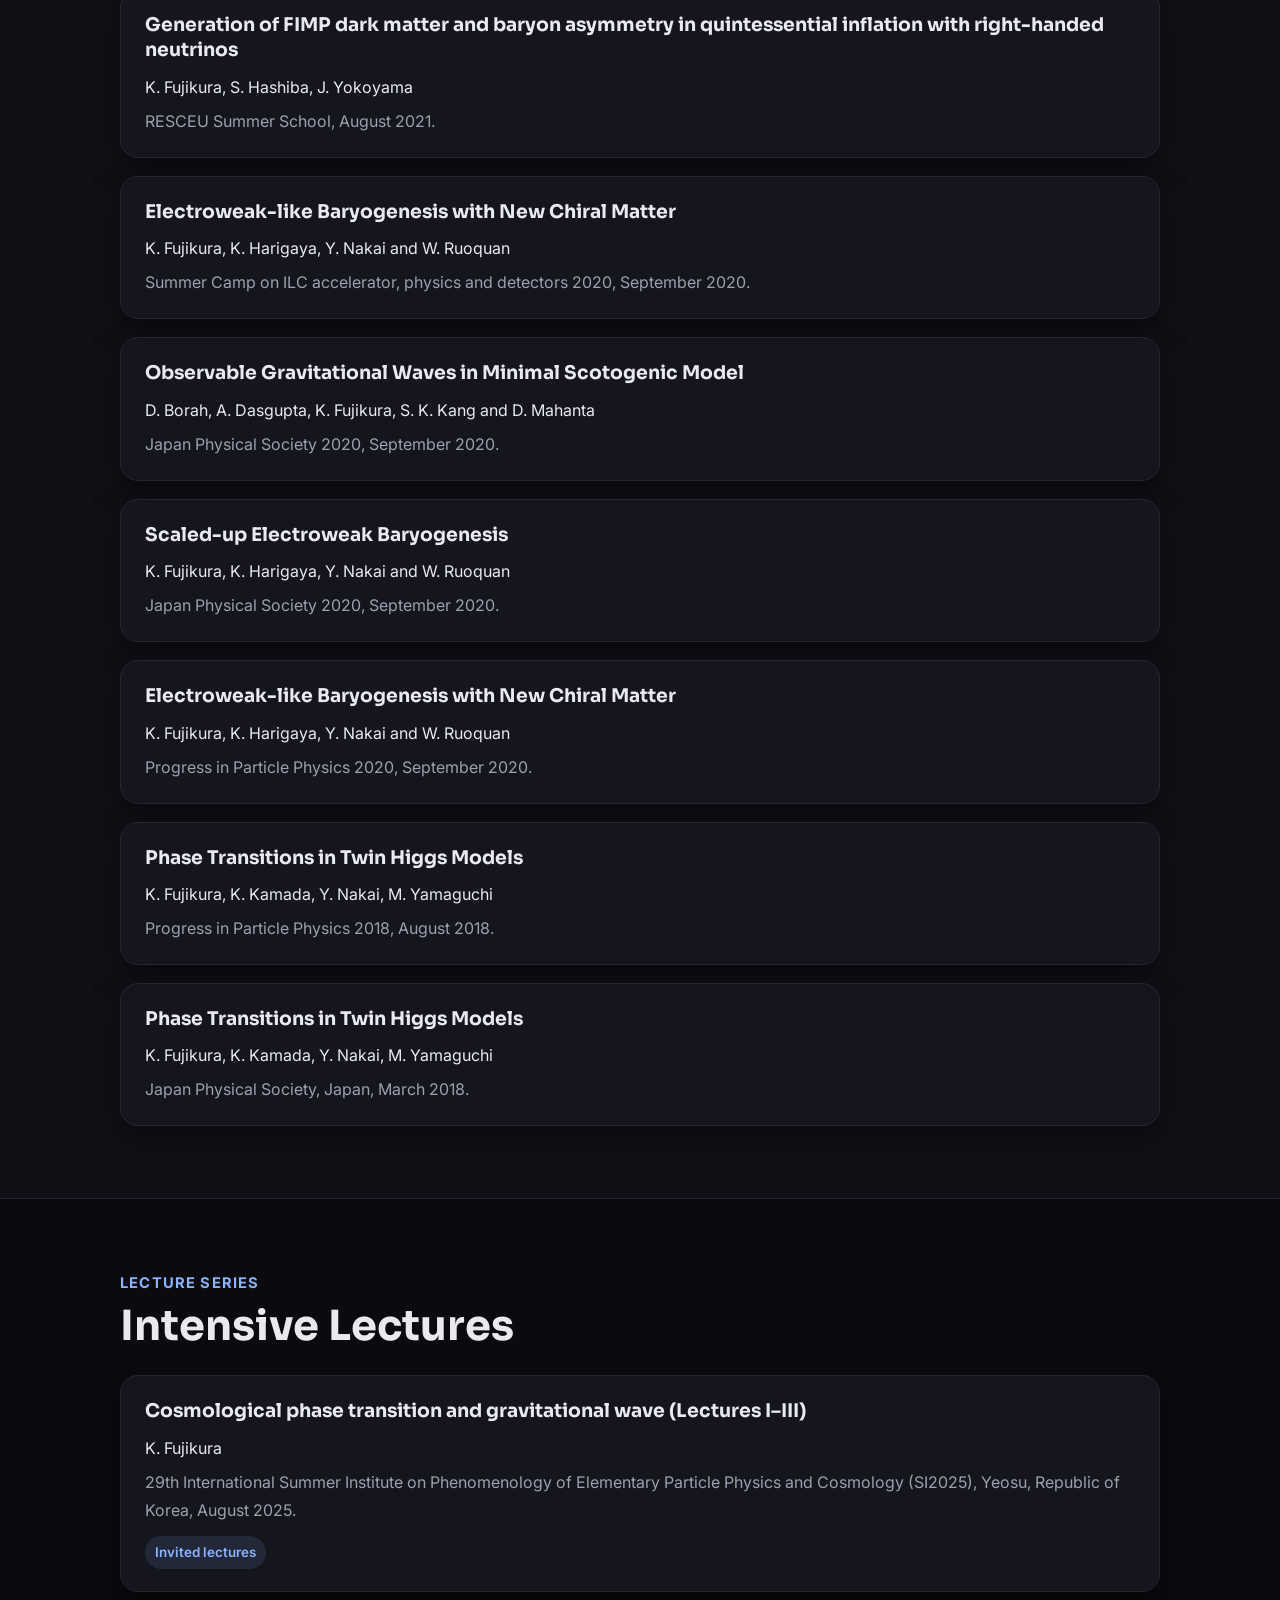
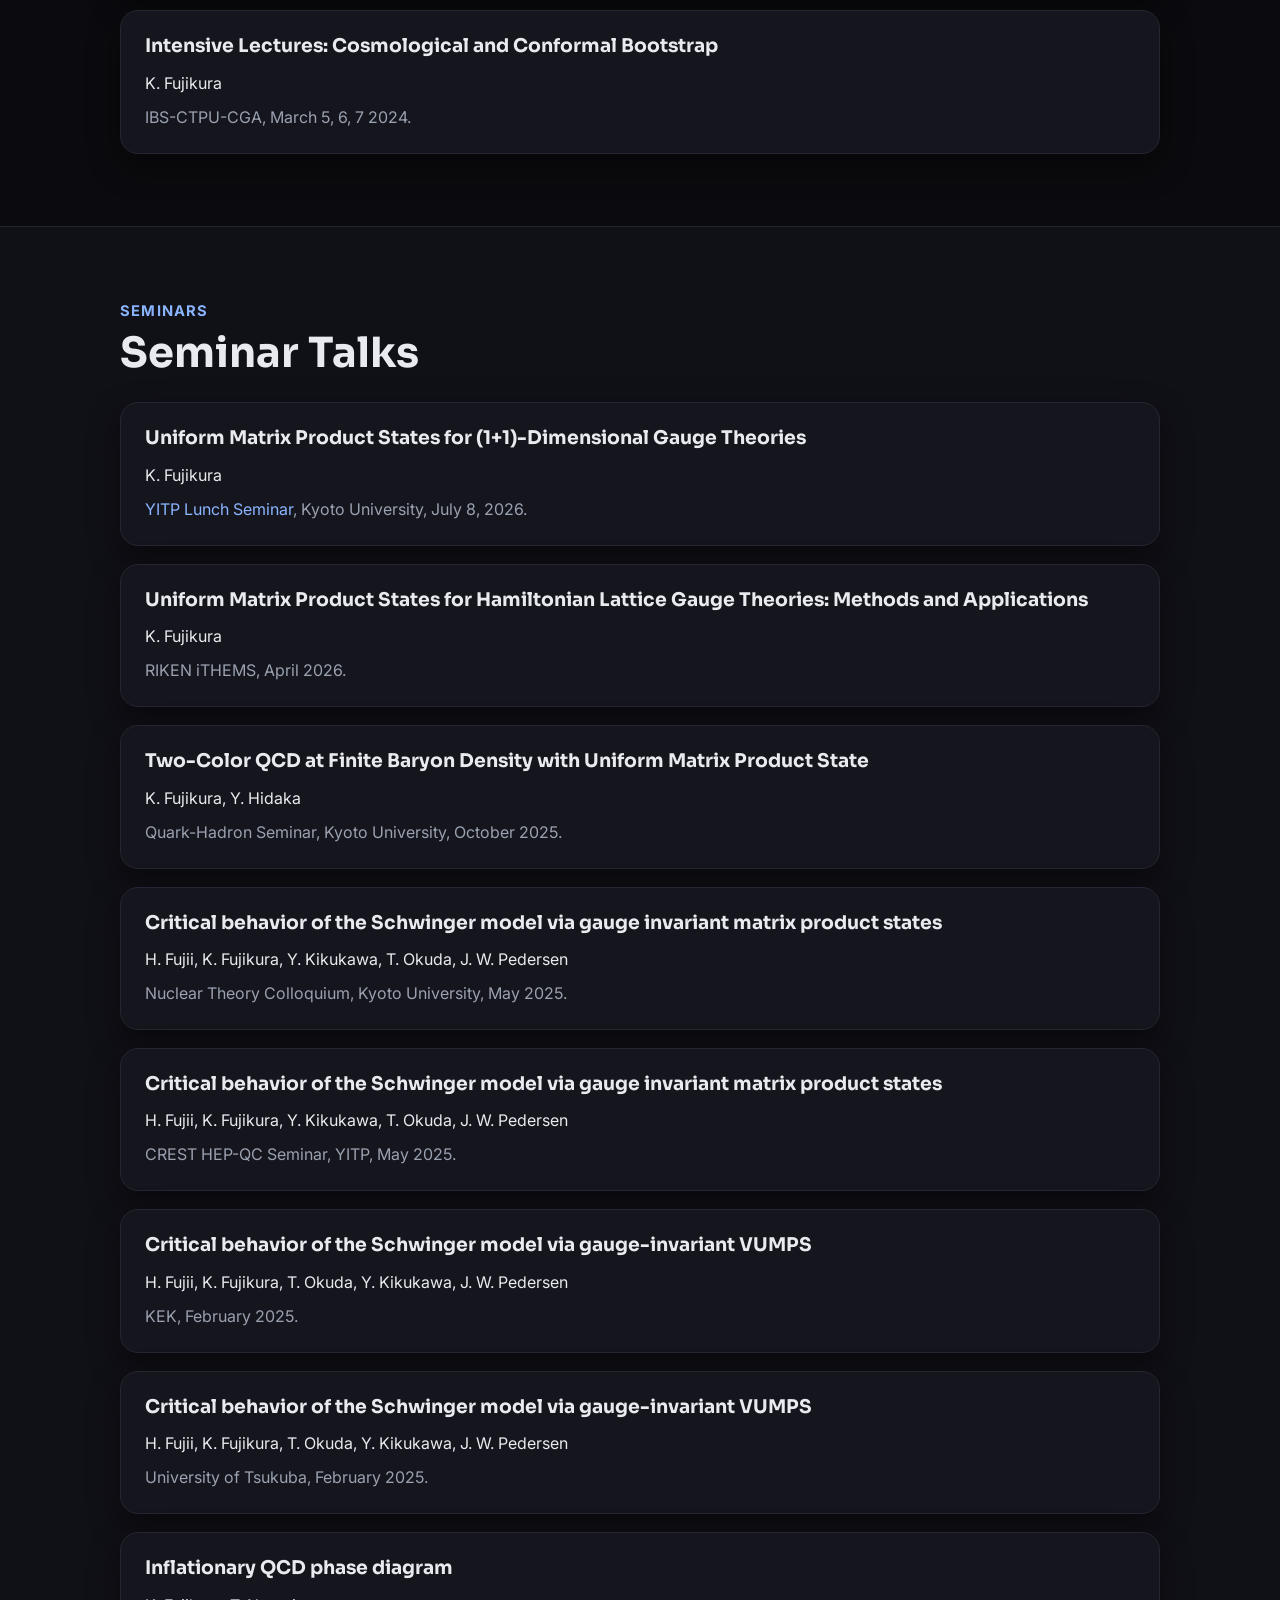
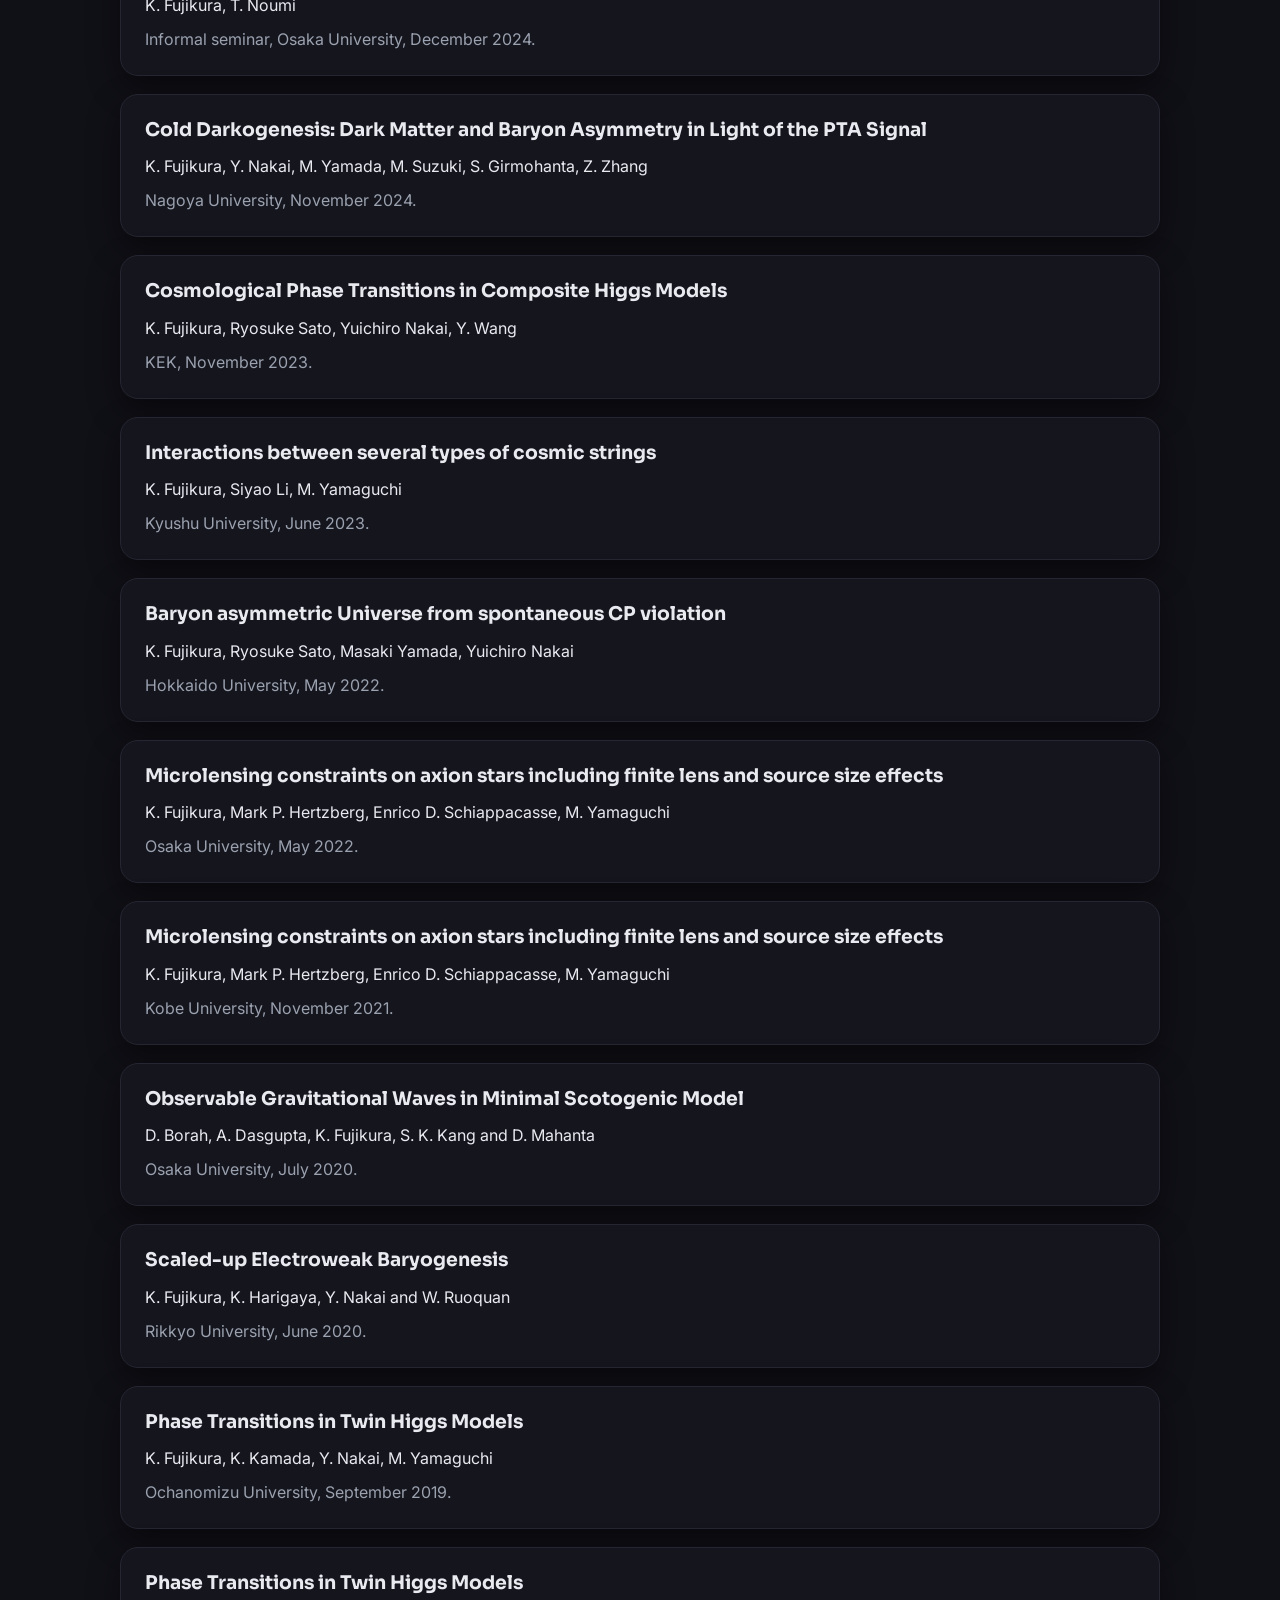
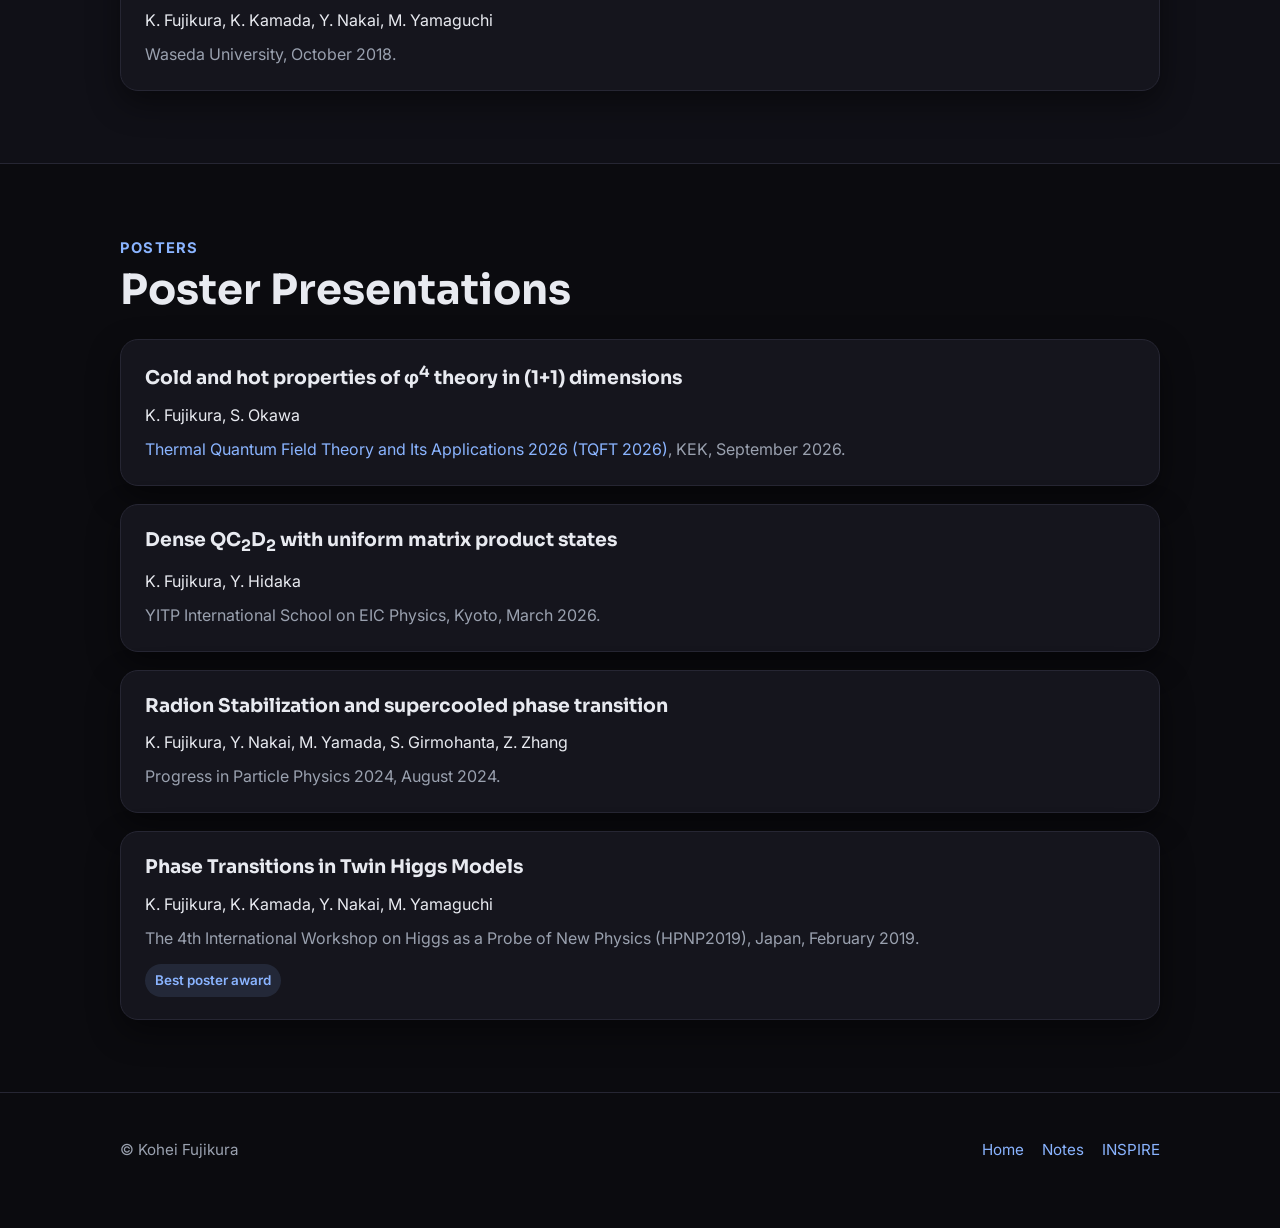
<file: talks.html>
<!DOCTYPE html>
<html lang="en">
<head>
  <meta charset="UTF-8">
  <meta name="viewport" content="width=device-width, initial-scale=1.0">
  <title>Presentations | Kohei Fujikura</title>
  <meta name="description" content="Conference presentations, seminars, intensive lectures, and posters by Kohei Fujikura.">
  <meta name="color-scheme" content="dark">
  <meta name="theme-color" content="#0b0b0f">
  <link rel="preconnect" href="https://fonts.googleapis.com">
  <link rel="preconnect" href="https://fonts.gstatic.com" crossorigin>
  <link href="https://fonts.googleapis.com/css2?family=Inter:wght@400;600;700&family=Sora:wght@600;700;800&display=swap" rel="stylesheet">
  <link rel="stylesheet" href="assets/style.css">
</head>
<body class="wide">
  <header class="site-header">
    <div class="container nav">
      <a href="index.html" class="logo">Kohei Fujikura</a>
      <nav class="nav-links">
        <a href="index.html">Home</a>
        <a href="#international">International</a>
        <a href="#domestic">Domestic</a>
        <a href="#lectures">Lectures</a>
        <a href="#seminars">Seminars</a>
        <a href="#posters">Posters</a>
        <a href="notes.html">Notes</a>
      </nav>
    </div>
  </header>

  <main>
    <section class="hero compact">
      <canvas id="starfield" aria-hidden="true"></canvas>
      <div class="container hero-inner">
        <span class="eyebrow">Research Activities</span>
        <h1>Presentations</h1>
        <p class="hero-text">
          This page gathers conference presentations, seminars, intensive lectures, and posters in one place. Journal publications are listed on the main page.
        </p>
        <div class="hero-links">
          <a class="button primary" href="index.html">Back to Home</a>
          <a class="button" href="#international">Browse Presentations</a>
        </div>
        <div class="stats">
          <div class="stat-card">
            <strong>25</strong>
            <span>International conference presentations</span>
          </div>
          <div class="stat-card">
            <strong>20</strong>
            <span>Domestic conference presentations</span>
          </div>
          <div class="stat-card">
            <strong>18</strong>
            <span>Seminar presentations</span>
          </div>
          <div class="stat-card">
            <strong>4</strong>
            <span>Poster presentations</span>
          </div>
          <div class="stat-card">
            <strong>2</strong>
            <span>Intensive lecture series</span>
          </div>
        </div>
      </div>
    </section>

    <section id="international" class="section">
      <div class="container">
        <div class="section-heading">
          <p class="section-label">Conference Presentations</p>
          <h2>International Conferences &amp; Workshops</h2>
          <p class="section-intro">
            Invited talks are marked explicitly below. Notes about organizing roles and presentation awards are preserved where they appear in the original record list.
          </p>
        </div>
        <div class="talk-list">
          <article class="card">
            <h3 class="talk-title">Uniform Matrix Product States for Hamiltonian Lattice Gauge Theories: Methods and Applications</h3>
            <p class="talk-authors">K. Fujikura</p>
            <p class="talk-meta"><a href="https://indico.global/event/15770/contributions/162017/" target="_blank" rel="noopener noreferrer">30th International Summer Institute on Phenomenology of Elementary Particle Physics and Cosmology (SI2026)</a>, Fujiyoshida, Japan, August 13, 2026.</p>
          </article>
          <article class="card">
            <h3 class="talk-title">Dense QC<sub>2</sub>D<sub>2</sub> with uniform matrix product states</h3>
            <p class="talk-authors">K. Fujikura, Y. Hidaka</p>
            <p class="talk-meta">QCD Critical Point and Hydrodynamic Evolution (YITP-W-26-5), Kyoto, June 2026.</p>
          </article>
          <article class="card">
            <h3 class="talk-title">QC<sub>2</sub>D<sub>2</sub> with uniform matrix product states</h3>
            <p class="talk-authors">K. Fujikura, Y. Hidaka</p>
            <p class="talk-meta">Buenas Ideas on the QCD Phase Diagram (YITP-W-26-4), Kyoto, May 2026.</p>
          </article>
          <article class="card">
            <h3 class="talk-title">Simulating dense QC<sub>2</sub>D<sub>2</sub> with uniform matrix product states</h3>
            <p class="talk-authors">K. Fujikura, Y. Hidaka</p>
            <p class="talk-meta">New computational methods in quantum field theory 2026, RIKEN iTHEMS, January 2026.</p>
          </article>
          <article class="card">
            <h3 class="talk-title">An Invitation to the Hamiltonian formulation of lattice gauge theories</h3>
            <p class="talk-authors">K. Fujikura</p>
            <p class="talk-meta">Focus Workshop on Cosmological Phase Transitions: Theory, Dark Matter Genesis, and Gravitational Wave Signatures, IBS, Republic of Korea, November 2025.</p>
          </article>
          <article class="card">
            <h3 class="talk-title">Inflationary QCD Phase Diagram</h3>
            <p class="talk-authors">K. Fujikura, T. Noumi</p>
            <p class="talk-meta">Young Scientist Forum, Jilin University, China, September 2025.</p>
          </article>
          <article class="card">
            <h3 class="talk-title">Inflationary phase diagram of QCD and QCD-like theories</h3>
            <p class="talk-authors">K. Fujikura, T. Noumi</p>
            <p class="talk-meta">33rd Workshop on General Relativity and Gravitation in Japan, December 2024.</p>
          </article>
          <article class="card">
            <h3 class="talk-title">Radion Stabilization and supercooled phase transition</h3>
            <p class="talk-authors">K. Fujikura, Y. Nakai, M. Yamada, S. Girmohanta, Z. Zhang</p>
            <p class="talk-meta">4th Mini-Workshop on the Early Universe, Japan, September 2024.</p>
          </article>
          <article class="card">
            <h3 class="talk-title">Cosmological Phase Transitions in Composite Higgs Models</h3>
            <p class="talk-authors">K. Fujikura, Y. Nakai, R. Sato, Y. Wang</p>
            <p class="talk-meta">32nd Workshop on General Relativity and Gravitation in Japan, November 2023.</p>
          </article>
          <article class="card">
            <h3 class="talk-title">Interactions between several types of cosmic strings</h3>
            <p class="talk-authors">K. Fujikura, S. Li, M. Yamaguchi</p>
            <p class="talk-meta">The 3rd International Joint Workshop on the Standard Model and Beyond and the 11th KIAS Workshop, Republic of Korea, November 2023.</p>
            <div class="badge-row">
              <span class="badge">Invited talk</span>
            </div>
          </article>
          <article class="card">
            <h3 class="talk-title">Interactions between several types of cosmic strings</h3>
            <p class="talk-authors">K. Fujikura, S. Li, M. Yamaguchi</p>
            <p class="talk-meta">TDLI-PKU BSM Workshop 2023, Looking to the sky, China, August 2023.</p>
            <div class="badge-row">
              <span class="badge">Invited talk</span>
            </div>
          </article>
          <article class="card">
            <h3 class="talk-title">Cosmological Phase Transitions in Composite Higgs Models</h3>
            <p class="talk-authors">K. Fujikura, Y. Nakai, R. Sato, Y. Wang</p>
            <p class="talk-meta">Second Mini-Workshop on the Early Universe, Japan, July 2023.</p>
            <div class="badge-row">
              <span class="badge">Invited talk</span>
            </div>
          </article>
          <article class="card">
            <h3 class="talk-title">Cosmological Phase Transitions in Composite Higgs Models</h3>
            <p class="talk-authors">K. Fujikura, Y. Nakai, R. Sato, Y. Wang</p>
            <p class="talk-meta">Higgs as a Probe of New Physics 2023 (HPNP2023), Japan, June 2023.</p>
          </article>
          <article class="card">
            <h3 class="talk-title">Interactions between several types of cosmic strings</h3>
            <p class="talk-authors">K. Fujikura, S. Li, M. Yamaguchi</p>
            <p class="talk-meta">Kobe workshop on Cosmology and Fundamental Physics, Japan, March 2023.</p>
            <div class="badge-row">
              <span class="badge">Invited talk</span>
              <span class="badge">Main organizer</span>
            </div>
          </article>
          <article class="card">
            <h3 class="talk-title">Microlensing constraints on axion stars including finite lens and source size effects</h3>
            <p class="talk-authors">K. Fujikura, M. P. Hertzberg, E. D. Schiappacasse, M. Yamaguchi</p>
            <p class="talk-meta">The 31st Workshop on General Relativity and Gravitation in Japan, October 2022.</p>
            <div class="badge-row">
              <span class="badge">Presentation award</span>
            </div>
          </article>
          <article class="card">
            <h3 class="talk-title">Microlensing constraints on axion stars including finite lens and source size effects</h3>
            <p class="talk-authors">K. Fujikura, M. P. Hertzberg, E. D. Schiappacasse, M. Yamaguchi</p>
            <p class="talk-meta">Kagoshima Workshop on Quantum Aspects of Gravitation, Japan, January 2022.</p>
            <div class="badge-row">
              <span class="badge">Invited talk</span>
            </div>
          </article>
          <article class="card">
            <h3 class="talk-title">Electroweak-like Baryogenesis with New Chiral Matter</h3>
            <p class="talk-authors">K. Fujikura, K. Harigaya, R. Wang, Y. Nakai</p>
            <p class="talk-meta">26th International Symposium on Particles, Strings &amp; Cosmology (PASCOS), Republic of Korea, June 2021.</p>
          </article>
          <article class="card">
            <h3 class="talk-title">Observation of scalar dark matter through gravitational waves in radiative neutrino Model</h3>
            <p class="talk-authors">D. Borah, A. Dasgupta, K. Fujikura, S. K. Kang, D. Mahanta</p>
            <p class="talk-meta">KIAS and NRF-JSPS Workshop on Particle, String and Cosmology, Republic of Korea, February 2020.</p>
            <div class="badge-row">
              <span class="badge">Invited talk</span>
            </div>
          </article>
          <article class="card">
            <h3 class="talk-title">A more attractive scheme for modulus stabilization</h3>
            <p class="talk-authors">K. Fujikura, Y. Nakai, M. Yamada</p>
            <p class="talk-meta">The 29th Workshop on General Relativity and Gravitation in Japan, November 2019.</p>
          </article>
          <article class="card">
            <h3 class="talk-title">A slimmer and more attractive scheme for modulus stabilization</h3>
            <p class="talk-authors">K. Fujikura, Y. Nakai, M. Yamada</p>
            <p class="talk-meta">The third NRF-JSPS workshop in particle physics, cosmology, and gravitation, Japan, June 2019.</p>
            <div class="badge-row">
              <span class="badge">Invited talk</span>
            </div>
          </article>
          <article class="card">
            <h3 class="talk-title">A novel derivation of string-string interactions</h3>
            <p class="talk-authors">K. Fujikura, T. Hiramatsu, M. Yamaguchi, D. Yamauchi</p>
            <p class="talk-meta">The 2nd Korea-Japan bilateral workshop on String Axion Cosmology, Japan, January 2019.</p>
            <div class="badge-row">
              <span class="badge">Invited talk</span>
            </div>
          </article>
          <article class="card">
            <h3 class="talk-title">A novel derivation of string-string interactions</h3>
            <p class="talk-authors">K. Fujikura, T. Hiramatsu, M. Yamaguchi, D. Yamauchi</p>
            <p class="talk-meta">The 2nd NRF-JSPS workshop in particle physics, cosmology, and gravitation, Republic of Korea, January 2019.</p>
            <div class="badge-row">
              <span class="badge">Invited talk</span>
            </div>
          </article>
          <article class="card">
            <h3 class="talk-title">Phase Transitions in Twin Higgs Models</h3>
            <p class="talk-authors">K. Fujikura, K. Kamada, Y. Nakai, M. Yamaguchi</p>
            <p class="talk-meta">The 28th Workshop on General Relativity and Gravitation in Japan, Japan, November 2018.</p>
          </article>
          <article class="card">
            <h3 class="talk-title">Phase Transitions in Twin Higgs Models</h3>
            <p class="talk-authors">K. Fujikura, K. Kamada, Y. Nakai, M. Yamaguchi</p>
            <p class="talk-meta">The 8th KIAS workshop on particle physics and cosmology, Republic of Korea, October 2018.</p>
            <div class="badge-row">
              <span class="badge">Invited talk</span>
            </div>
          </article>
          <article class="card">
            <h3 class="talk-title">Phase Transitions in Twin Higgs Models</h3>
            <p class="talk-authors">K. Fujikura, K. Kamada, Y. Nakai, M. Yamaguchi</p>
            <p class="talk-meta">The first NRF-JSPS workshop in particle physics, cosmology, and gravitation, Japan, June 2018.</p>
            <div class="badge-row">
              <span class="badge">Invited talk</span>
            </div>
          </article>
        </div>
      </div>
    </section>

    <section id="domestic" class="section alt">
      <div class="container">
        <div class="section-heading">
          <p class="section-label">Conference Presentations</p>
          <h2>Domestic Conferences</h2>
          <p class="section-intro">
            Domestic meetings, schools, and working-group presentations.
          </p>
        </div>
        <div class="talk-list">
          <article class="card">
            <h3 class="talk-title">Dense QC<sub>2</sub>D<sub>2</sub> with uniform matrix product states</h3>
            <p class="talk-authors">K. Fujikura, Y. Hidaka</p>
            <p class="talk-meta">Japan Physical Society 2026 (81st Annual Meeting), The University of Tokyo (Komaba campus), September 2026.</p>
          </article>
          <article class="card">
            <h3 class="talk-title">Dense QC<sub>2</sub>D<sub>2</sub> with uniform matrix product states</h3>
            <p class="talk-authors">K. Fujikura, Y. Hidaka</p>
            <p class="talk-meta">CREST HEP-QC One-day Workshop 2026, Kyoto University, April 2026.</p>
          </article>
          <article class="card">
            <h3 class="talk-title">Critical behavior of the Schwinger model via gauge invariant matrix product states</h3>
            <p class="talk-authors">H. Fujii, K. Fujikura, Y. Kikukawa, T. Okuda, J. W. Pedersen</p>
            <p class="talk-meta">Japan Physical Society 2025 (80th Annual Meeting), Hiroshima University, September 2025.</p>
          </article>
          <article class="card">
            <h3 class="talk-title">Inflationary QCD Phase Diagram</h3>
            <p class="talk-authors">K. Fujikura, T. Noumi</p>
            <p class="talk-meta">Progress in Particle Physics 2025, YITP, September 2025.</p>
          </article>
          <article class="card">
            <h3 class="talk-title">Critical behavior of the Schwinger model via gauge invariant matrix product states</h3>
            <p class="talk-authors">H. Fujii, K. Fujikura, Y. Kikukawa, T. Okuda, J. W. Pedersen</p>
            <p class="talk-meta">Strings and Fields 2025 (YITP-W-25-07), YITP, July–August 2025.</p>
          </article>
          <article class="card">
            <h3 class="talk-title">Uniform matrix product states for the two-flavor Schwinger model</h3>
            <p class="talk-authors">K. Fujikura, T. Okuda, Y. Kikukawa, H. Fujii</p>
            <p class="talk-meta">Tensor Network 2025, University of Tsukuba (Tokyo campus), July 2025.</p>
          </article>
          <article class="card">
            <h3 class="talk-title">Inflationary QCD Phase Diagram</h3>
            <p class="talk-authors">K. Fujikura, T. Noumi</p>
            <p class="talk-meta">皐月の会, May 2025.</p>
          </article>
          <article class="card">
            <h3 class="talk-title">Study of lattice Schwinger model via gauge invariant variational uniform matrix product state</h3>
            <p class="talk-authors">H. Fujii, K. Fujikura, T. Okuda, Y. Kikukawa, J. W. Pedersen</p>
            <p class="talk-meta">tensor network 2024, November 2024.</p>
          </article>
          <article class="card">
            <h3 class="talk-title">Sphaleron process and Tensor network</h3>
            <p class="talk-authors">K. Fujikura</p>
            <p class="talk-meta">Komaba Physics Camp, September 2024.</p>
          </article>
          <article class="card">
            <h3 class="talk-title">Cosmological Phase Transitions in Composite Higgs Models</h3>
            <p class="talk-authors">K. Fujikura, R. Sato, Y. Nakai, Y. Wang</p>
            <p class="talk-meta">Japan Physical Society 2023, September 2023.</p>
          </article>
          <article class="card">
            <h3 class="talk-title">Interactions between several types of cosmic strings</h3>
            <p class="talk-authors">K. Fujikura, Siyao Li, M. Yamaguchi</p>
            <p class="talk-meta">36th Regular Meeting of the New Higgs Working Group, February 2023.</p>
          </article>
          <article class="card">
            <h3 class="talk-title">Microlensing constraints on axion stars including finite lens and source size effects</h3>
            <p class="talk-authors">K. Fujikura, M. P. Hertzberg, E. D. Schiappacasse, M. Yamaguchi</p>
            <p class="talk-meta">Japan Physical Society 2022, March 2022.</p>
          </article>
          <article class="card">
            <h3 class="talk-title">Electroweak-like Baryogenesis with New Chiral Matter</h3>
            <p class="talk-authors">K. Fujikura, K. Harigaya, Y. Nakai and W. Ruoquan</p>
            <p class="talk-meta">New Higgs Working Group Meeting, November 2021.</p>
          </article>
          <article class="card">
            <h3 class="talk-title">Generation of FIMP dark matter and baryon asymmetry in quintessential inflation with right-handed neutrinos</h3>
            <p class="talk-authors">K. Fujikura, S. Hashiba, J. Yokoyama</p>
            <p class="talk-meta">RESCEU Summer School, August 2021.</p>
          </article>
          <article class="card">
            <h3 class="talk-title">Electroweak-like Baryogenesis with New Chiral Matter</h3>
            <p class="talk-authors">K. Fujikura, K. Harigaya, Y. Nakai and W. Ruoquan</p>
            <p class="talk-meta">Summer Camp on ILC accelerator, physics and detectors 2020, September 2020.</p>
          </article>
          <article class="card">
            <h3 class="talk-title">Observable Gravitational Waves in Minimal Scotogenic Model</h3>
            <p class="talk-authors">D. Borah, A. Dasgupta, K. Fujikura, S. K. Kang and D. Mahanta</p>
            <p class="talk-meta">Japan Physical Society 2020, September 2020.</p>
          </article>
          <article class="card">
            <h3 class="talk-title">Scaled-up Electroweak Baryogenesis</h3>
            <p class="talk-authors">K. Fujikura, K. Harigaya, Y. Nakai and W. Ruoquan</p>
            <p class="talk-meta">Japan Physical Society 2020, September 2020.</p>
          </article>
          <article class="card">
            <h3 class="talk-title">Electroweak-like Baryogenesis with New Chiral Matter</h3>
            <p class="talk-authors">K. Fujikura, K. Harigaya, Y. Nakai and W. Ruoquan</p>
            <p class="talk-meta">Progress in Particle Physics 2020, September 2020.</p>
          </article>
          <article class="card">
            <h3 class="talk-title">Phase Transitions in Twin Higgs Models</h3>
            <p class="talk-authors">K. Fujikura, K. Kamada, Y. Nakai, M. Yamaguchi</p>
            <p class="talk-meta">Progress in Particle Physics 2018, August 2018.</p>
          </article>
          <article class="card">
            <h3 class="talk-title">Phase Transitions in Twin Higgs Models</h3>
            <p class="talk-authors">K. Fujikura, K. Kamada, Y. Nakai, M. Yamaguchi</p>
            <p class="talk-meta">Japan Physical Society, Japan, March 2018.</p>
          </article>
        </div>
      </div>
    </section>

    <section id="lectures" class="section">
      <div class="container">
        <div class="section-heading">
          <p class="section-label">Lecture Series</p>
          <h2>Intensive Lectures</h2>
        </div>
        <div class="talk-list">
          <article class="card">
            <h3 class="talk-title">Cosmological phase transition and gravitational wave (Lectures I–III)</h3>
            <p class="talk-authors">K. Fujikura</p>
            <p class="talk-meta">29th International Summer Institute on Phenomenology of Elementary Particle Physics and Cosmology (SI2025), Yeosu, Republic of Korea, August 2025.</p>
            <div class="badge-row">
              <span class="badge">Invited lectures</span>
            </div>
          </article>
          <article class="card">
            <h3 class="talk-title">Intensive Lectures: Cosmological and Conformal Bootstrap</h3>
            <p class="talk-authors">K. Fujikura</p>
            <p class="talk-meta">IBS-CTPU-CGA, March 5, 6, 7 2024.</p>
          </article>
        </div>
      </div>
    </section>

    <section id="seminars" class="section alt">
      <div class="container">
        <div class="section-heading">
          <p class="section-label">Seminars</p>
          <h2>Seminar Talks</h2>
        </div>
        <div class="talk-list">
          <article class="card">
            <h3 class="talk-title">Uniform Matrix Product States for (1+1)-Dimensional Gauge Theories</h3>
            <p class="talk-authors">K. Fujikura</p>
            <p class="talk-meta"><a href="https://www2.yukawa.kyoto-u.ac.jp/~lunch.seminar/" target="_blank" rel="noopener noreferrer">YITP Lunch Seminar</a>, Kyoto University, July 8, 2026.</p>
          </article>
          <article class="card">
            <h3 class="talk-title">Uniform Matrix Product States for Hamiltonian Lattice Gauge Theories: Methods and Applications</h3>
            <p class="talk-authors">K. Fujikura</p>
            <p class="talk-meta">RIKEN iTHEMS, April 2026.</p>
          </article>
          <article class="card">
            <h3 class="talk-title">Two-Color QCD at Finite Baryon Density with Uniform Matrix Product State</h3>
            <p class="talk-authors">K. Fujikura, Y. Hidaka</p>
            <p class="talk-meta">Quark-Hadron Seminar, Kyoto University, October 2025.</p>
          </article>
          <article class="card">
            <h3 class="talk-title">Critical behavior of the Schwinger model via gauge invariant matrix product states</h3>
            <p class="talk-authors">H. Fujii, K. Fujikura, Y. Kikukawa, T. Okuda, J. W. Pedersen</p>
            <p class="talk-meta">Nuclear Theory Colloquium, Kyoto University, May 2025.</p>
          </article>
          <article class="card">
            <h3 class="talk-title">Critical behavior of the Schwinger model via gauge invariant matrix product states</h3>
            <p class="talk-authors">H. Fujii, K. Fujikura, Y. Kikukawa, T. Okuda, J. W. Pedersen</p>
            <p class="talk-meta">CREST HEP-QC Seminar, YITP, May 2025.</p>
          </article>
          <article class="card">
            <h3 class="talk-title">Critical behavior of the Schwinger model via gauge-invariant VUMPS</h3>
            <p class="talk-authors">H. Fujii, K. Fujikura, T. Okuda, Y. Kikukawa, J. W. Pedersen</p>
            <p class="talk-meta">KEK, February 2025.</p>
          </article>
          <article class="card">
            <h3 class="talk-title">Critical behavior of the Schwinger model via gauge-invariant VUMPS</h3>
            <p class="talk-authors">H. Fujii, K. Fujikura, T. Okuda, Y. Kikukawa, J. W. Pedersen</p>
            <p class="talk-meta">University of Tsukuba, February 2025.</p>
          </article>
          <article class="card">
            <h3 class="talk-title">Inflationary QCD phase diagram</h3>
            <p class="talk-authors">K. Fujikura, T. Noumi</p>
            <p class="talk-meta">Informal seminar, Osaka University, December 2024.</p>
          </article>
          <article class="card">
            <h3 class="talk-title">Cold Darkogenesis: Dark Matter and Baryon Asymmetry in Light of the PTA Signal</h3>
            <p class="talk-authors">K. Fujikura, Y. Nakai, M. Yamada, M. Suzuki, S. Girmohanta, Z. Zhang</p>
            <p class="talk-meta">Nagoya University, November 2024.</p>
          </article>
          <article class="card">
            <h3 class="talk-title">Cosmological Phase Transitions in Composite Higgs Models</h3>
            <p class="talk-authors">K. Fujikura, Ryosuke Sato, Yuichiro Nakai, Y. Wang</p>
            <p class="talk-meta">KEK, November 2023.</p>
          </article>
          <article class="card">
            <h3 class="talk-title">Interactions between several types of cosmic strings</h3>
            <p class="talk-authors">K. Fujikura, Siyao Li, M. Yamaguchi</p>
            <p class="talk-meta">Kyushu University, June 2023.</p>
          </article>
          <article class="card">
            <h3 class="talk-title">Baryon asymmetric Universe from spontaneous CP violation</h3>
            <p class="talk-authors">K. Fujikura, Ryosuke Sato, Masaki Yamada, Yuichiro Nakai</p>
            <p class="talk-meta">Hokkaido University, May 2022.</p>
          </article>
          <article class="card">
            <h3 class="talk-title">Microlensing constraints on axion stars including finite lens and source size effects</h3>
            <p class="talk-authors">K. Fujikura, Mark P. Hertzberg, Enrico D. Schiappacasse, M. Yamaguchi</p>
            <p class="talk-meta">Osaka University, May 2022.</p>
          </article>
          <article class="card">
            <h3 class="talk-title">Microlensing constraints on axion stars including finite lens and source size effects</h3>
            <p class="talk-authors">K. Fujikura, Mark P. Hertzberg, Enrico D. Schiappacasse, M. Yamaguchi</p>
            <p class="talk-meta">Kobe University, November 2021.</p>
          </article>
          <article class="card">
            <h3 class="talk-title">Observable Gravitational Waves in Minimal Scotogenic Model</h3>
            <p class="talk-authors">D. Borah, A. Dasgupta, K. Fujikura, S. K. Kang and D. Mahanta</p>
            <p class="talk-meta">Osaka University, July 2020.</p>
          </article>
          <article class="card">
            <h3 class="talk-title">Scaled-up Electroweak Baryogenesis</h3>
            <p class="talk-authors">K. Fujikura, K. Harigaya, Y. Nakai and W. Ruoquan</p>
            <p class="talk-meta">Rikkyo University, June 2020.</p>
          </article>
          <article class="card">
            <h3 class="talk-title">Phase Transitions in Twin Higgs Models</h3>
            <p class="talk-authors">K. Fujikura, K. Kamada, Y. Nakai, M. Yamaguchi</p>
            <p class="talk-meta">Ochanomizu University, September 2019.</p>
          </article>
          <article class="card">
            <h3 class="talk-title">Phase Transitions in Twin Higgs Models</h3>
            <p class="talk-authors">K. Fujikura, K. Kamada, Y. Nakai, M. Yamaguchi</p>
            <p class="talk-meta">Waseda University, October 2018.</p>
          </article>
        </div>
      </div>
    </section>

    <section id="posters" class="section">
      <div class="container">
        <div class="section-heading">
          <p class="section-label">Posters</p>
          <h2>Poster Presentations</h2>
        </div>
        <div class="talk-list">
          <article class="card">
            <h3 class="talk-title">Cold and hot properties of &phi;<sup>4</sup> theory in (1+1) dimensions</h3>
            <p class="talk-authors">K. Fujikura, S. Okawa</p>
            <p class="talk-meta"><a href="https://www.riise.hiroshima-u.ac.jp/TQFT/html2026/pro.html" target="_blank" rel="noopener noreferrer">Thermal Quantum Field Theory and Its Applications 2026 (TQFT 2026)</a>, KEK, September 2026.</p>
          </article>
          <article class="card">
            <h3 class="talk-title">Dense QC<sub>2</sub>D<sub>2</sub> with uniform matrix product states</h3>
            <p class="talk-authors">K. Fujikura, Y. Hidaka</p>
            <p class="talk-meta">YITP International School on EIC Physics, Kyoto, March 2026.</p>
          </article>
          <article class="card">
            <h3 class="talk-title">Radion Stabilization and supercooled phase transition</h3>
            <p class="talk-authors">K. Fujikura, Y. Nakai, M. Yamada, S. Girmohanta, Z. Zhang</p>
            <p class="talk-meta">Progress in Particle Physics 2024, August 2024.</p>
          </article>
          <article class="card">
            <h3 class="talk-title">Phase Transitions in Twin Higgs Models</h3>
            <p class="talk-authors">K. Fujikura, K. Kamada, Y. Nakai, M. Yamaguchi</p>
            <p class="talk-meta">The 4th International Workshop on Higgs as a Probe of New Physics (HPNP2019), Japan, February 2019.</p>
            <div class="badge-row">
              <span class="badge">Best poster award</span>
            </div>
          </article>
        </div>
      </div>
    </section>
  </main>

  <footer class="site-footer">
    <div class="container footer-inner">
      <p>© Kohei Fujikura</p>
      <div class="footer-links">
        <a href="index.html">Home</a>
        <a href="notes.html">Notes</a>
        <a href="https://inspirehep.net/authors/1897295" target="_blank" rel="noopener noreferrer">INSPIRE</a>
      </div>
    </div>
  </footer>

  <script src="assets/site.js" defer></script>
</body>
</html>
</file>
<file: assets/style.css>
/* Shared stylesheet — Kohei Fujikura homepage (dark theme) */

:root {
  --bg: #0b0b0f;
  --bg-alt: #101017;
  --surface: #15151d;
  --surface-hover: #1a1a24;
  --text: #e8eaf0;
  --muted: #9aa1af;
  --line: #262633;
  --accent: #8ab4ff;
  --accent-strong: #aac8ff;
  --accent-soft: rgba(138, 180, 255, 0.12);
  --max-width: 980px;
  --radius: 18px;
  --shadow: 0 12px 32px rgba(0, 0, 0, 0.45);
}

body.wide {
  --max-width: 1040px;
}

* {
  box-sizing: border-box;
}

html {
  scroll-behavior: smooth;
}

body {
  margin: 0;
  font-family: "Inter", -apple-system, BlinkMacSystemFont, "Segoe UI", Roboto, "Hiragino Kaku Gothic ProN", "Hiragino Sans", Helvetica, Arial, sans-serif;
  color: var(--text);
  background: var(--bg);
  line-height: 1.75;
}

h1, h2, h3 {
  font-family: "Sora", "Inter", -apple-system, BlinkMacSystemFont, "Segoe UI", Roboto, "Hiragino Kaku Gothic ProN", "Hiragino Sans", Helvetica, Arial, sans-serif;
}

::selection {
  background: rgba(138, 180, 255, 0.3);
}

a {
  color: var(--accent);
  text-decoration: none;
}

a:hover {
  color: var(--accent-strong);
  text-decoration: underline;
}

a:focus-visible {
  outline: 2px solid var(--accent);
  outline-offset: 3px;
  border-radius: 4px;
}

.container {
  width: min(var(--max-width), calc(100% - 40px));
  margin: 0 auto;
}

/* Header / nav */

.site-header {
  position: sticky;
  top: 0;
  z-index: 20;
  backdrop-filter: blur(12px);
  -webkit-backdrop-filter: blur(12px);
  background: rgba(11, 11, 15, 0.82);
  border-bottom: 1px solid var(--line);
}

.nav {
  display: flex;
  justify-content: space-between;
  align-items: center;
  min-height: 72px;
  gap: 20px;
}

.logo {
  font-family: "Sora", "Inter", sans-serif;
  font-weight: 700;
  font-size: 1.05rem;
  color: var(--text);
}

.logo:hover {
  color: var(--text);
  text-decoration: none;
}

.nav-links {
  display: flex;
  gap: 20px;
  flex-wrap: wrap;
}

.nav-links a {
  color: var(--muted);
  font-size: 0.96rem;
  transition: color 0.15s ease;
}

.nav-links a:hover {
  color: var(--text);
  text-decoration: none;
}

/* Hero */

.hero {
  position: relative;
  overflow: hidden;
  padding: 110px 0 80px;
  background:
    radial-gradient(ellipse 60% 50% at 20% 0%, rgba(138, 180, 255, 0.1), transparent 70%),
    radial-gradient(ellipse 50% 40% at 85% 20%, rgba(120, 110, 255, 0.06), transparent 70%),
    var(--bg);
}

.hero.compact {
  padding: 92px 0 56px;
}

#starfield {
  position: absolute;
  inset: 0;
  width: 100%;
  height: 100%;
  pointer-events: none;
}

.hero > .container {
  position: relative;
  z-index: 1;
}

.hero-inner {
  max-width: 820px;
}

.eyebrow {
  display: inline-block;
  margin: 0 0 14px;
  padding: 6px 12px;
  border-radius: 999px;
  background: var(--accent-soft);
  color: var(--accent);
  font-size: 0.9rem;
  font-weight: 600;
}

.hero h1 {
  margin: 0 0 18px;
  font-size: clamp(2.6rem, 6vw, 4.6rem);
  line-height: 1.05;
  letter-spacing: -0.03em;
  background: linear-gradient(120deg, #ffffff 30%, #aab6d4 100%);
  -webkit-background-clip: text;
  background-clip: text;
  -webkit-text-fill-color: transparent;
  color: #ffffff;
}

.hero-text {
  margin: 0 0 28px;
  color: var(--muted);
  font-size: 1.14rem;
  max-width: 720px;
}

.hero-buttons,
.hero-links {
  display: flex;
  gap: 14px;
  flex-wrap: wrap;
  margin-bottom: 22px;
}

.button {
  display: inline-block;
  padding: 12px 18px;
  border-radius: 999px;
  border: 1px solid var(--line);
  background: var(--surface);
  color: var(--text);
  font-weight: 600;
  box-shadow: var(--shadow);
  transition: transform 0.15s ease, background 0.15s ease, border-color 0.15s ease;
}

.button:hover {
  color: var(--text);
  text-decoration: none;
  transform: translateY(-1px);
  background: var(--surface-hover);
  border-color: #34344a;
}

.button.primary {
  background: var(--accent);
  color: #0b0b0f;
  border-color: var(--accent);
}

.button.primary:hover {
  background: var(--accent-strong);
  border-color: var(--accent-strong);
  color: #0b0b0f;
}

/* Stats */

.stats {
  display: grid;
  grid-template-columns: repeat(auto-fit, minmax(140px, 1fr));
  gap: 14px;
}

.stat-card {
  background: var(--surface);
  border: 1px solid var(--line);
  border-radius: var(--radius);
  box-shadow: var(--shadow);
  padding: 18px;
}

.stat-card strong {
  display: block;
  margin-bottom: 4px;
  font-size: 1.5rem;
  line-height: 1.1;
  color: var(--accent);
}

.stat-card span {
  color: var(--muted);
  font-size: 0.92rem;
}

/* Sections */

.section {
  padding: 72px 0;
  scroll-margin-top: 80px;
}

.section.alt {
  background: var(--bg-alt);
  border-top: 1px solid var(--line);
  border-bottom: 1px solid var(--line);
}

.section-heading {
  margin-bottom: 24px;
}

.section-label {
  margin: 0 0 6px;
  color: var(--accent);
  font-weight: 700;
  font-size: 0.92rem;
  text-transform: uppercase;
  letter-spacing: 0.08em;
}

.section h2 {
  margin: 0 0 10px;
  font-size: clamp(1.8rem, 4vw, 2.6rem);
  line-height: 1.15;
}

.section-intro {
  margin: 0;
  color: var(--muted);
  max-width: 760px;
}

/* Cards */

.grid.two {
  display: grid;
  grid-template-columns: repeat(2, minmax(0, 1fr));
  gap: 20px;
  margin-bottom: 20px;
}

.card {
  background: var(--surface);
  border: 1px solid var(--line);
  border-radius: var(--radius);
  padding: 26px;
  box-shadow: var(--shadow);
  transition: transform 0.18s ease, border-color 0.18s ease;
}

.card:hover {
  border-color: #303045;
}

.card h3 {
  margin-top: 0;
  margin-bottom: 10px;
  font-size: 1.18rem;
}

.card p:last-child,
.card li:last-child {
  margin-bottom: 0;
}

/* Publications */

.pub-list {
  margin: 0;
  padding-left: 1.3rem;
}

.pub-list li + li {
  margin-top: 18px;
}

.pub-list li::marker {
  color: var(--muted);
}

.pub-meta {
  display: block;
  color: var(--muted);
  font-size: 0.95rem;
}

.pub-links {
  display: inline-flex;
  gap: 12px;
  flex-wrap: wrap;
  margin-top: 6px;
}

.pub-links a {
  display: inline-flex;
  align-items: center;
  padding: 3px 12px;
  border-radius: 999px;
  background: var(--accent-soft);
  font-size: 0.88rem;
  font-weight: 600;
}

.pub-links a:hover {
  text-decoration: none;
  background: rgba(138, 180, 255, 0.2);
}

/* Talks */

.talk-list {
  display: grid;
  gap: 18px;
}

.talk-list .card {
  padding: 22px 24px;
}

.talk-title {
  margin: 0 0 10px;
  font-size: 1.15rem;
  line-height: 1.35;
}

.talk-authors,
.talk-meta,
.talk-note {
  margin: 0;
}

.talk-authors {
  margin-bottom: 6px;
}

.talk-meta,
.talk-note {
  color: var(--muted);
}

.talk-note {
  margin-top: 10px;
}

.badge-row {
  display: flex;
  gap: 8px;
  flex-wrap: wrap;
  align-items: center;
  margin-top: 12px;
}

.badge {
  display: inline-flex;
  align-items: center;
  padding: 5px 10px;
  border-radius: 999px;
  background: var(--accent-soft);
  color: var(--accent);
  font-size: 0.84rem;
  font-weight: 600;
}

.slide-link {
  display: inline-flex;
  align-items: center;
  gap: 6px;
  padding: 5px 12px;
  border-radius: 999px;
  border: 1px solid rgba(138, 180, 255, 0.35);
  color: var(--accent);
  font-size: 0.84rem;
  font-weight: 600;
}

.slide-link:hover {
  background: var(--accent-soft);
  text-decoration: none;
}

.slide-link::before {
  content: "↓";
  font-size: 0.9em;
}

/* Restaurants */

.link-list {
  margin: 0;
  padding-left: 1.2rem;
}

.link-list li::marker {
  color: var(--muted);
}

.link-list li + li {
  margin-top: 16px;
}

.restaurant-name {
  display: block;
  margin-bottom: 4px;
}

.restaurant-description {
  display: block;
  color: var(--muted);
}

/* Footer */

.site-footer {
  padding: 28px 0 50px;
  border-top: 1px solid var(--line);
  background: var(--bg);
}

.footer-inner {
  color: var(--muted);
  font-size: 0.95rem;
  display: flex;
  justify-content: space-between;
  gap: 16px;
  flex-wrap: wrap;
  align-items: center;
}

.footer-links {
  display: flex;
  gap: 18px;
  flex-wrap: wrap;
}

/* Scroll reveal (enabled by JS adding .reveal-init to body) */

body.reveal-init .reveal {
  opacity: 0;
  transform: translateY(14px);
  transition: opacity 0.5s ease, transform 0.5s ease;
}

body.reveal-init .reveal.visible {
  opacity: 1;
  transform: none;
}

@media (prefers-reduced-motion: reduce) {
  html {
    scroll-behavior: auto;
  }

  body.reveal-init .reveal {
    opacity: 1;
    transform: none;
    transition: none;
  }

  .card,
  .button {
    transition: none;
  }
}

/* Responsive */

@media (max-width: 720px) {
  .nav {
    padding: 12px 0;
    align-items: flex-start;
    flex-direction: column;
  }

  .grid.two {
    grid-template-columns: 1fr;
  }

  .hero {
    padding: 80px 0 56px;
  }

  .hero.compact {
    padding: 72px 0 46px;
  }

  .card,
  .stat-card {
    padding: 20px;
  }
}
</file>
